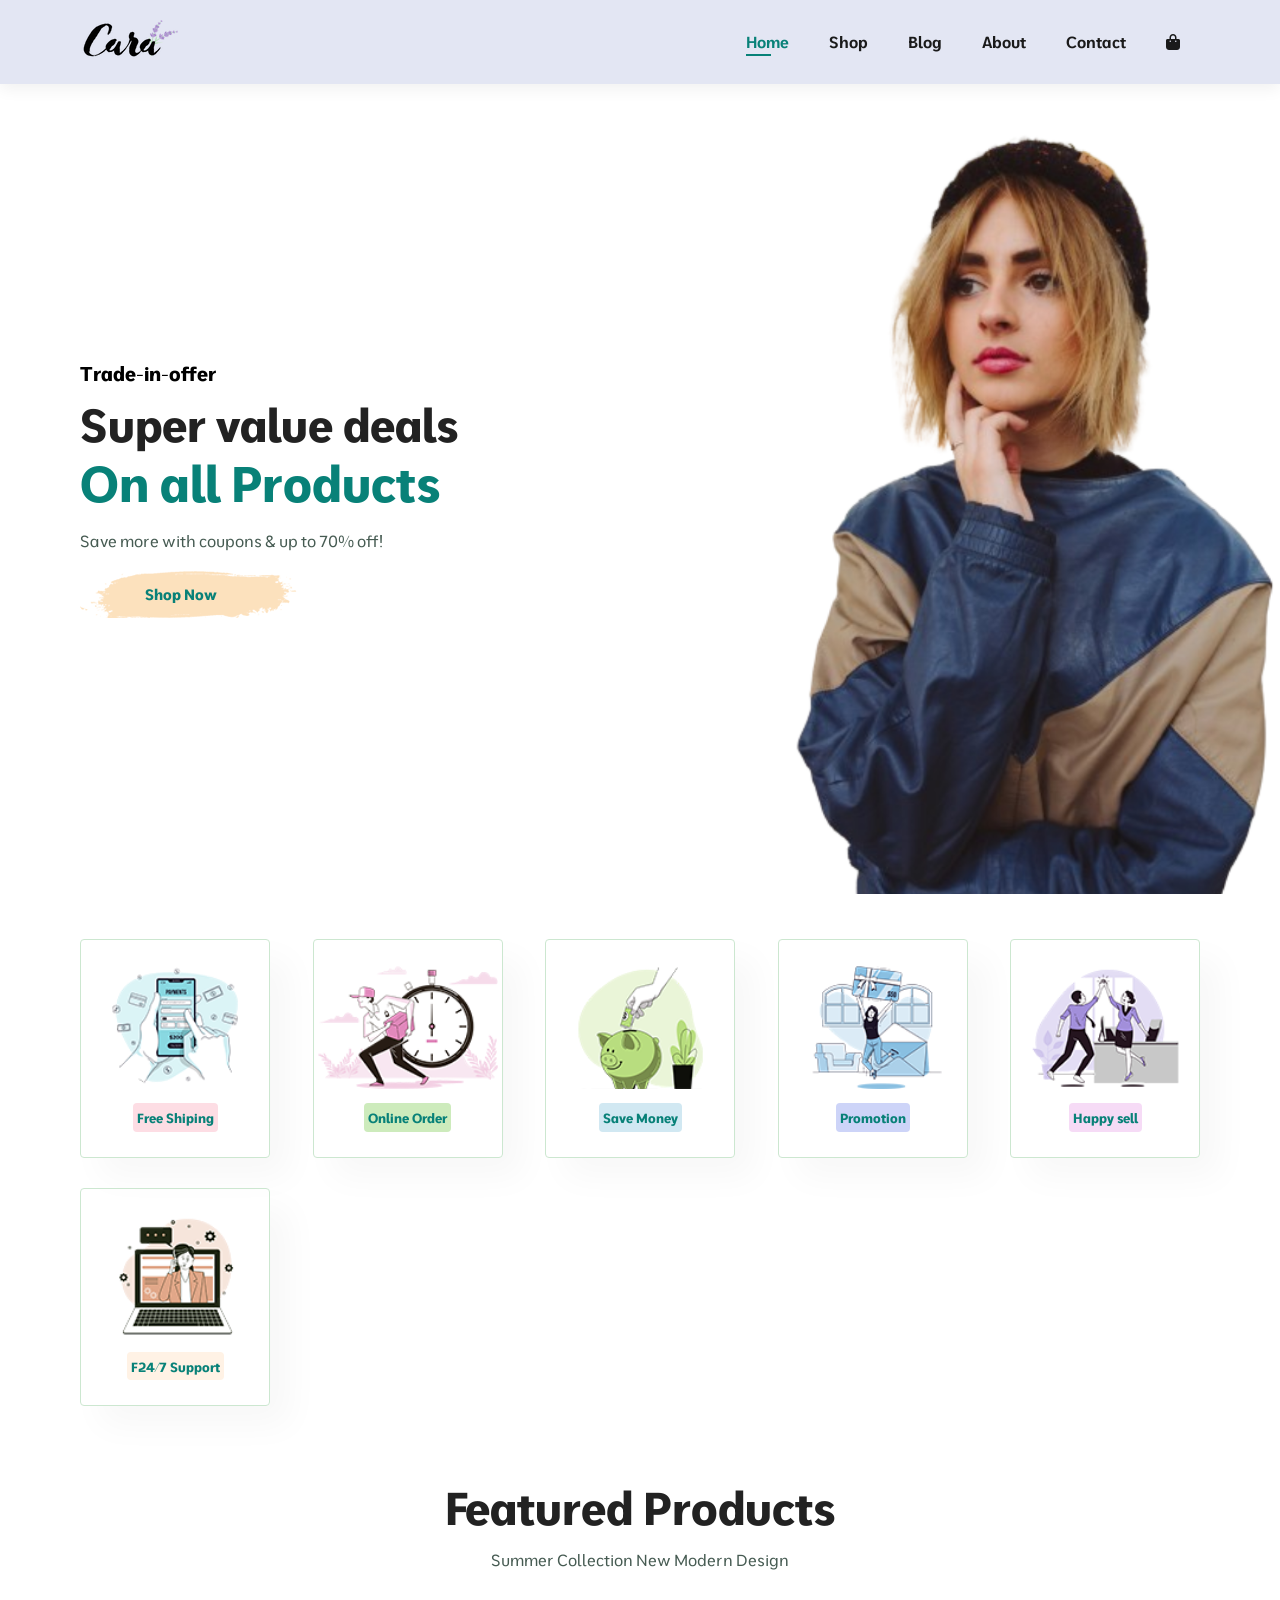
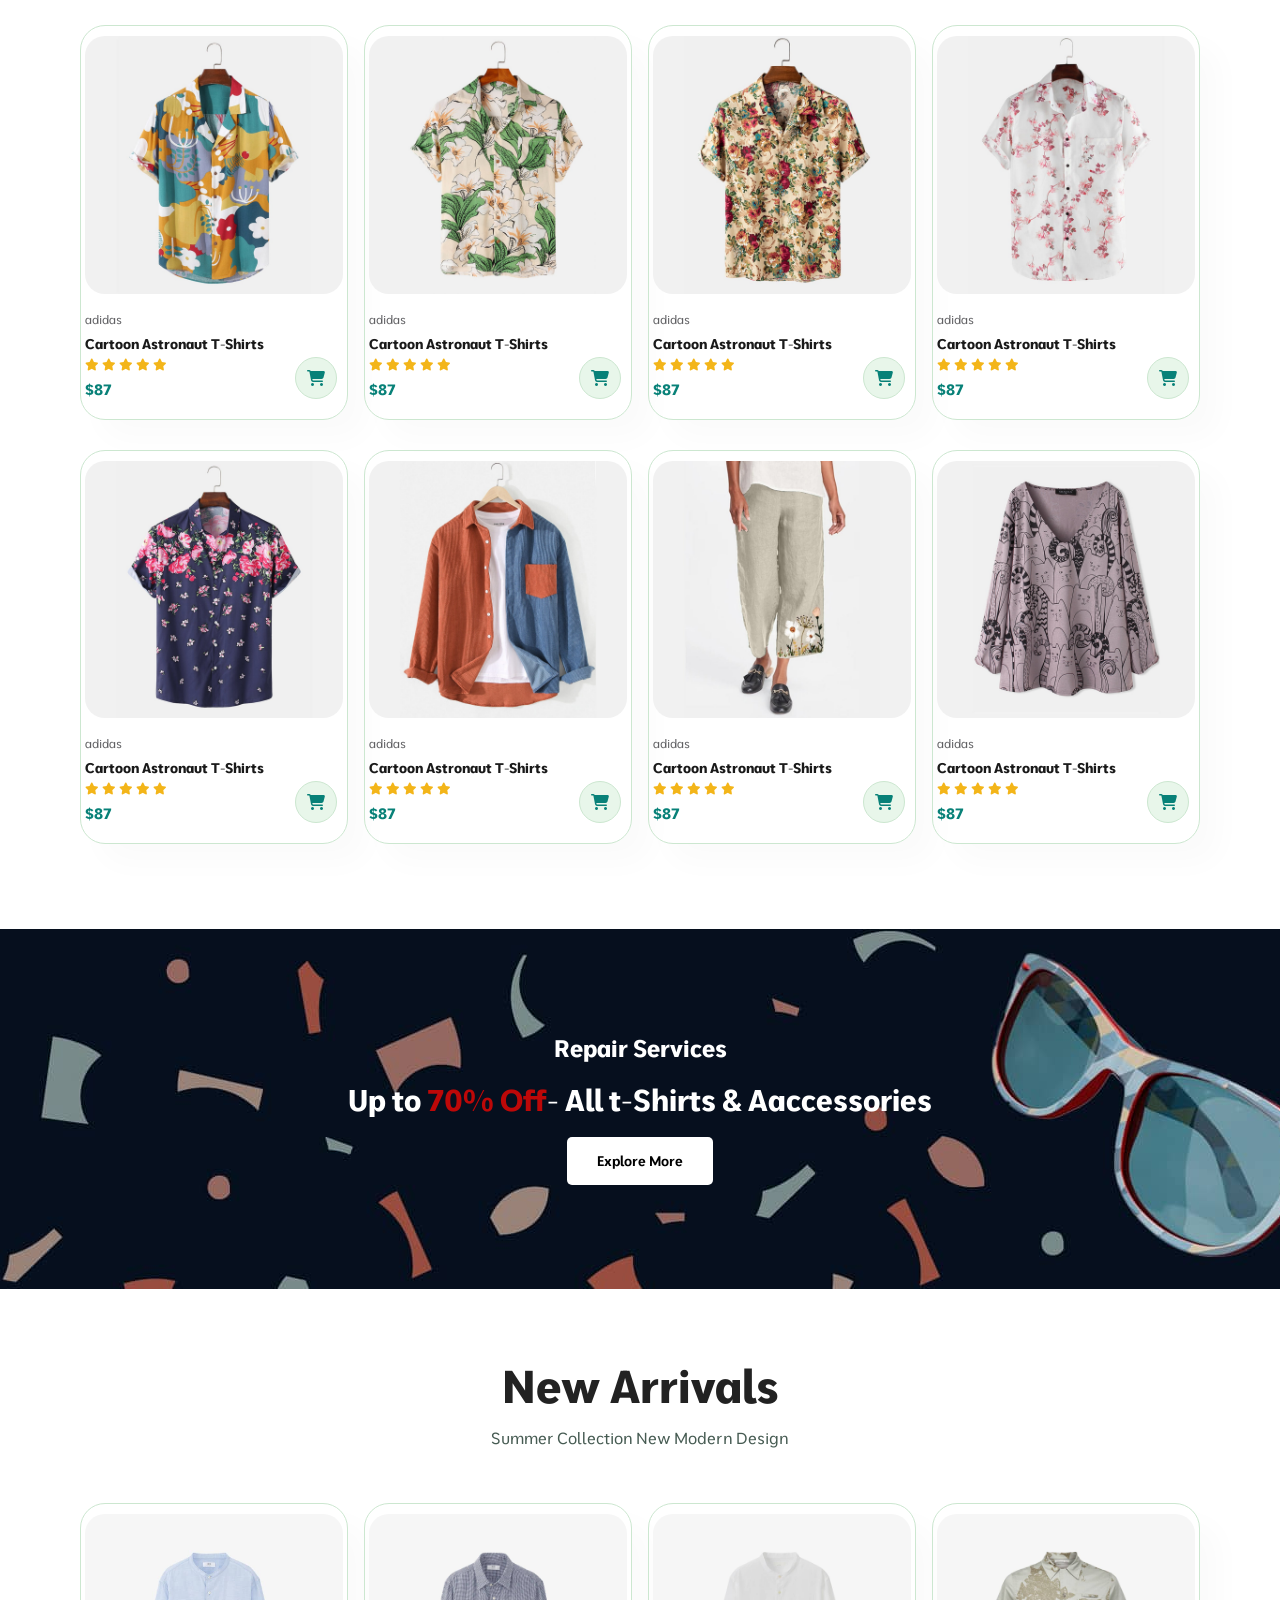
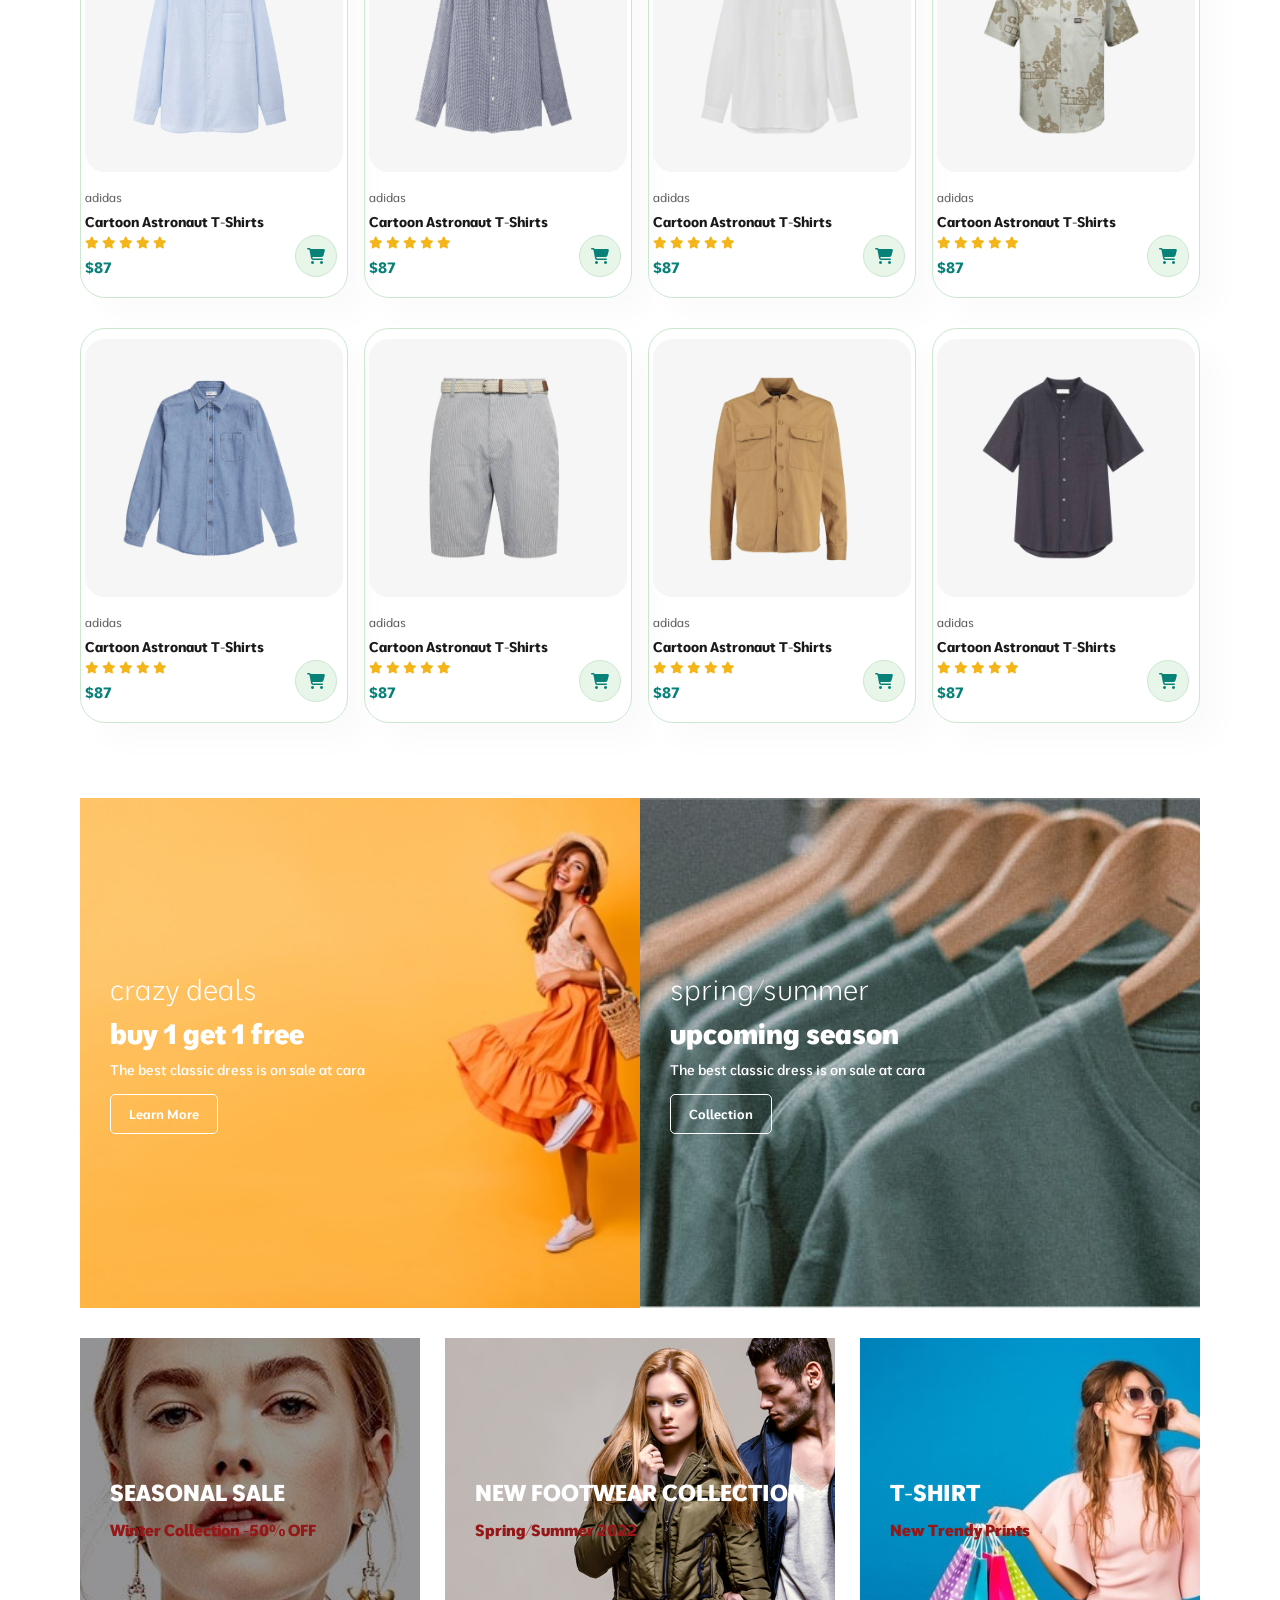
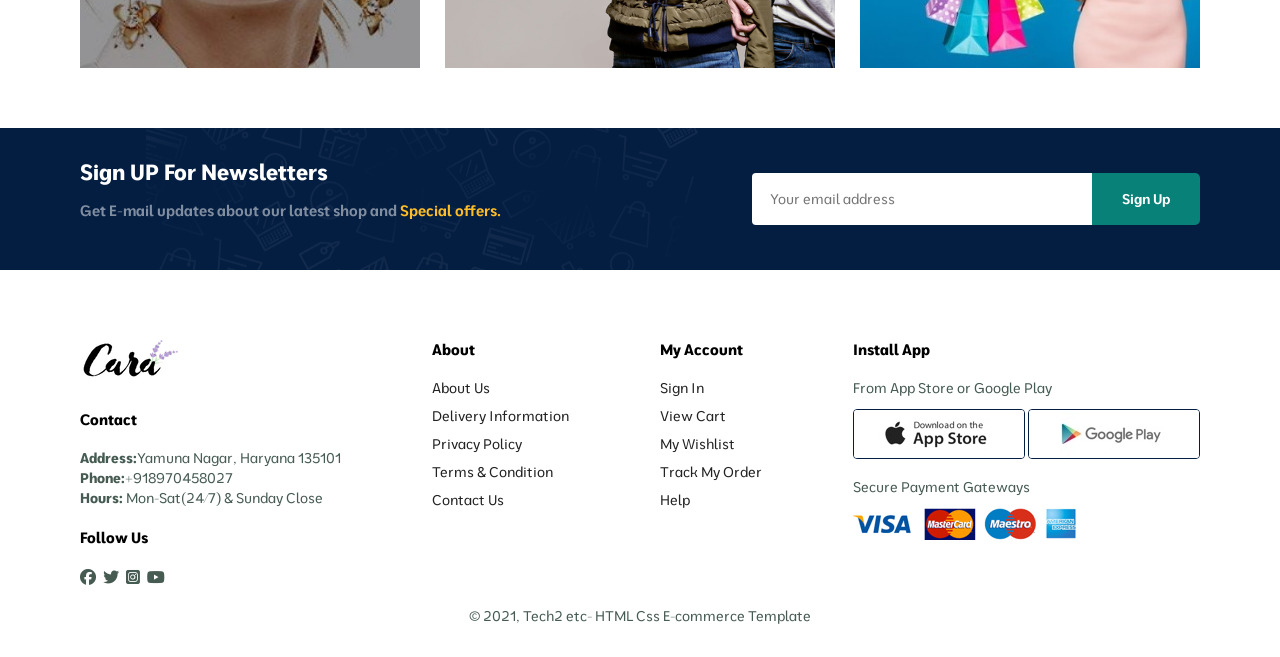
<file: index.html>
<!DOCTYPE html>
<html lang="en">
<head>
    <meta charset="UTF-8">
    <meta name="viewport" content="width=device-width, initial-scale=1.0">
    <title>E-commerce</title>

    <link rel="stylesheet" href="https://cdnjs.cloudflare.com/ajax/libs/font-awesome/6.6.0/css/all.min.css" integrity="sha512-Kc323vGBEqzTmouAECnVceyQqyqdsSiqLQISBL29aUW4U/M7pSPA/gEUZQqv1cwx4OnYxTxve5UMg5GT6L4JJg==" crossorigin="anonymous" referrerpolicy="no-referrer" />

    <link rel="stylesheet" href="style.css">  
    <link rel="favicon" href="img/blog/b4.jpg" sizes="16x16" type="image/x-icon">
    <link rel="apple-touch-icon" href="img/blog/b4.jpg">  
 
</head>
<body>
    <!-------Header Section----->
    <section  id="header">
     <a href="#"><img src="./img/logo.png" class="logo" alt="my logo img"></a>

     <div >
     <ul type="none" id="navbar">
        <li><a class="active" href="index.html">Home</a></li>
        <li><a href="shop.html">Shop</a></li>
        <li><a href="blog.html">Blog</a></li>
        <li><a href="about.html">About</a></li>
        <li><a href="contact.html">Contact</a></li>
        <li><a id="bag" href="card.html"><i class="fa-solid fa-bag-shopping"></a></i></li>
        <a href="#" id="close"><i class="fa-solid fa-xmark"></i></a>
     </ul>  
     </div>
     <div id="mobile">
      <i id="bar" class="fa-solid fa-bars"></i>
        <i class="fa-solid fa-bag-shopping"></i>
     </div>
    </section>
 <!------Close header section---------->

 <!------Hero section   ------->
 <section id="hero">
    <h4>Trade-in-offer</h4>
    <h2>Super value deals</h2>
    <h1>On all Products</h1>
    <p>Save more with coupons & up to  70% off!</p>
    <button>Shop Now</button>
 </section>


 <!------------features-------->
 <section id="feature" class="section-p1">
 <div class="fe-box">
    <img src="img/features/f1.png">
    <h5>Free Shiping
 </div>
 <div class="fe-box">
    <img src="img/features/f2.png">
    <h5>Online Order</h5>
 </div>
 <div class="fe-box">
    <img src="img/features/f3.png">
    <h5>Save Money</h5>
 </div>
 <div class="fe-box">
    <img src="img/features/f4.png">
    <h5>Promotion</h5>
 </div>
 <div class="fe-box">
    <img src="img/features/f5.png">
    <h5>Happy sell</h5>
 </div>
 <div class="fe-box">
    <img src="img/features/f6.png">
    <h5>F24/7 Support</h5>
 </div>
</section>
<!-----Feature close------------->


<!------Products ------------------>
<section id="product1" class="section-p1">
   <h2>Featured Products</h2>
   <p>Summer Collection New Modern Design</p>
   <div class="pro-container">
      <div class="pro">
         <img src="img/products/f1.jpg" alt="">
         <div class="des">
            <span>adidas</span>
            <h5>Cartoon Astronaut T-Shirts</h5>
            <div class="star">
               <i class="fas fa-star"></i>
               <i class="fas fa-star"></i>
               <i class="fas fa-star"></i>
               <i class="fas fa-star"></i>
               <i class="fas fa-star"></i>
            </div>
            <h4>$87</h4>
         </div>
         <a href="#" class="cart"><i class="fa-solid fa-cart-shopping "></i></a>
      </div>
      <div class="pro">
         <img src="img/products/f2.jpg" alt="">
         <div class="des">
            <span>adidas</span>
            <h5>Cartoon Astronaut T-Shirts</h5>
            <div class="star">
               <i class="fas fa-star"></i>
               <i class="fas fa-star"></i>
               <i class="fas fa-star"></i>
               <i class="fas fa-star"></i>
               <i class="fas fa-star"></i>
            </div>
            <h4>$87</h4>
         </div>
         <a href="#" class="cart"><i class="fa-solid fa-cart-shopping "></i></a>
      </div>
      <div class="pro">
         <img src="img/products/f3.jpg" alt="">
         <div class="des">
            <span>adidas</span>
            <h5>Cartoon Astronaut T-Shirts</h5>
            <div class="star">
               <i class="fas fa-star"></i>
               <i class="fas fa-star"></i>
               <i class="fas fa-star"></i>
               <i class="fas fa-star"></i>
               <i class="fas fa-star"></i>
            </div>
            <h4>$87</h4>
         </div>
         <a href="#" class="cart"><i class="fa-solid fa-cart-shopping "></i></a>
      </div>
      <div class="pro">
         <img src="img/products/f4.jpg" alt="">
         <div class="des">
            <span>adidas</span>
            <h5>Cartoon Astronaut T-Shirts</h5>
            <div class="star">
               <i class="fas fa-star"></i>
               <i class="fas fa-star"></i>
               <i class="fas fa-star"></i>
               <i class="fas fa-star"></i>
               <i class="fas fa-star"></i>
            </div>
            <h4>$87</h4>
         </div>
         <a href="#" class="cart"><i class="fa-solid fa-cart-shopping "></i></a>
      </div>
      <div class="pro">
         <img src="img/products/f5.jpg" alt="">
         <div class="des">
            <span>adidas</span>
            <h5>Cartoon Astronaut T-Shirts</h5>
            <div class="star">
               <i class="fas fa-star"></i>
               <i class="fas fa-star"></i>
               <i class="fas fa-star"></i>
               <i class="fas fa-star"></i>
               <i class="fas fa-star"></i>
            </div>
            <h4>$87</h4>
         </div>
         <a href="#" class="cart"><i class="fa-solid fa-cart-shopping "></i></a>
      </div>
      <div class="pro">
         <img src="img/products/f6.jpg" alt="">
         <div class="des">
            <span>adidas</span>
            <h5>Cartoon Astronaut T-Shirts</h5>
            <div class="star">
               <i class="fas fa-star"></i>
               <i class="fas fa-star"></i>
               <i class="fas fa-star"></i>
               <i class="fas fa-star"></i>
               <i class="fas fa-star"></i>
            </div>
            <h4>$87</h4>
         </div>
         <a href="#" class="cart"><i class="fa-solid fa-cart-shopping "></i></a>
      </div>
      <div class="pro">
         <img src="img/products/f7.jpg" alt="">
         <div class="des">
            <span>adidas</span>
            <h5>Cartoon Astronaut T-Shirts</h5>
            <div class="star">
               <i class="fas fa-star"></i>
               <i class="fas fa-star"></i>
               <i class="fas fa-star"></i>
               <i class="fas fa-star"></i>
               <i class="fas fa-star"></i>
            </div>
            <h4>$87</h4>
         </div>
         <a href="#" class="cart"><i class="fa-solid fa-cart-shopping "></i></a>
      </div>
      <div class="pro">
         <img src="img/products/f8.jpg" alt="">
         <div class="des">
            <span>adidas</span>
            <h5>Cartoon Astronaut T-Shirts</h5>
            <div class="star">
               <i class="fas fa-star"></i>
               <i class="fas fa-star"></i>
               <i class="fas fa-star"></i>
               <i class="fas fa-star"></i>
               <i class="fas fa-star"></i>
            </div>
            <h4>$87</h4>
         </div>
         <a href="#" class="cart"><i class="fa-solid fa-cart-shopping "></i></a>
      </div>
   </div>
</section>
<!--------------Close Poducts-------------->

<!-----------------------Banner---------------->

<section id="banner" class="section-m1">
   <div class="banner1">
      <h4>Repair Services</h3>
         <h2>Up to <span>70% Off</span>- All t-Shirts & Aaccessories</h2>
         <button class="normal">Explore More</button>
   </div>
</section>
<!--------Banner close------------>

<!--------Next products--------->
    <section id="product1" class="section-p1">
   <h2>New Arrivals</h2>
   <p>Summer Collection New Modern Design</p>
   <div class="pro-container">
      <div class="pro">
         <img src="img/products/n1.jpg" alt="">
         <div class="des">
            <span>adidas</span>
            <h5>Cartoon Astronaut T-Shirts</h5>
            <div class="star">
               <i class="fas fa-star"></i>
               <i class="fas fa-star"></i>
               <i class="fas fa-star"></i>
               <i class="fas fa-star"></i>
               <i class="fas fa-star"></i>
            </div>
            <h4>$87</h4>
         </div>
         <a href="#" class="cart"><i class="fa-solid fa-cart-shopping "></i></a>
      </div>
      <div class="pro">
         <img src="img/products/n2.jpg" alt="">
         <div class="des">
            <span>adidas</span>
            <h5>Cartoon Astronaut T-Shirts</h5>
            <div class="star">
               <i class="fas fa-star"></i>
               <i class="fas fa-star"></i>
               <i class="fas fa-star"></i>
               <i class="fas fa-star"></i>
               <i class="fas fa-star"></i>
            </div>
            <h4>$87</h4>
         </div>
         <a href="#" class="cart"><i class="fa-solid fa-cart-shopping "></i></a>
      </div>
      <div class="pro">
         <img src="img/products/n3.jpg" alt="">
         <div class="des">
            <span>adidas</span>
            <h5>Cartoon Astronaut T-Shirts</h5>
            <div class="star">
               <i class="fas fa-star"></i>
               <i class="fas fa-star"></i>
               <i class="fas fa-star"></i>
               <i class="fas fa-star"></i>
               <i class="fas fa-star"></i>
            </div>
            <h4>$87</h4>
         </div>
         <a href="#" class="cart"><i class="fa-solid fa-cart-shopping "></i></a>
      </div>
      <div class="pro">
         <img src="img/products/n4.jpg" alt="">
         <div class="des">
            <span>adidas</span>
            <h5>Cartoon Astronaut T-Shirts</h5>
            <div class="star">
               <i class="fas fa-star"></i>
               <i class="fas fa-star"></i>
               <i class="fas fa-star"></i>
               <i class="fas fa-star"></i>
               <i class="fas fa-star"></i>
            </div>
            <h4>$87</h4>
         </div>
         <a href="#" class="cart"><i class="fa-solid fa-cart-shopping "></i></a>
      </div>
      <div class="pro">
         <img src="img/products/n5.jpg" alt="">
         <div class="des">
            <span>adidas</span>
            <h5>Cartoon Astronaut T-Shirts</h5>
            <div class="star">
               <i class="fas fa-star"></i>
               <i class="fas fa-star"></i>
               <i class="fas fa-star"></i>
               <i class="fas fa-star"></i>
               <i class="fas fa-star"></i>
            </div>
            <h4>$87</h4>
         </div>
         <a href="#" class="cart"><i class="fa-solid fa-cart-shopping "></i></a>
      </div>
      <div class="pro">
         <img src="img/products/n6.jpg" alt="">
         <div class="des">
            <span>adidas</span>
            <h5>Cartoon Astronaut T-Shirts</h5>
            <div class="star">
               <i class="fas fa-star"></i>
               <i class="fas fa-star"></i>
               <i class="fas fa-star"></i>
               <i class="fas fa-star"></i>
               <i class="fas fa-star"></i>
            </div>
            <h4>$87</h4>
         </div>
         <a href="#" class="cart"><i class="fa-solid fa-cart-shopping "></i></a>
      </div>
      <div class="pro">
         <img src="img/products/n7.jpg" alt="">
         <div class="des">
            <span>adidas</span>
            <h5>Cartoon Astronaut T-Shirts</h5>
            <div class="star">
               <i class="fas fa-star"></i>
               <i class="fas fa-star"></i>
               <i class="fas fa-star"></i>
               <i class="fas fa-star"></i>
               <i class="fas fa-star"></i>
            </div>
            <h4>$87</h4>
         </div>
         <a href="#" class="cart"><i class="fa-solid fa-cart-shopping "></i></a>
      </div>
      <div class="pro">
         <img src="img/products/n8.jpg" alt="">
         <div class="des">
            <span>adidas</span>
            <h5>Cartoon Astronaut T-Shirts</h5>
            <div class="star">
               <i class="fas fa-star"></i>
               <i class="fas fa-star"></i>
               <i class="fas fa-star"></i>
               <i class="fas fa-star"></i>
               <i class="fas fa-star"></i>
            </div>
            <h4>$87</h4>
         </div>
         <a href="#" class="cart"><i class="fa-solid fa-cart-shopping "></i></a>
      </div>
   </div>
</section>


<!-----------------Last banners-->

<section id="sm-banner" class="section-p1">
   <div class="banner-box">
      <h4>crazy deals</h4>
      <h2>buy 1 get 1 free</h2>
      <span>The best classic dress is on sale at cara</span>
      <button class="white">Learn More</button>
   </div>
   <div class="banner-box  banner-box2">
      <h4>spring/summer</h4>
      <h2>upcoming season</h2>
      <span>The best classic dress is on sale at cara</span>
      <button class="white">Collection</button>
   </div>
</section>

<section id="banner3">
   <div class="banner-box">
      <h2>SEASONAL SALE</h2>
      <h3>Winter Collection -50% OFF</h3>
   </div>
   <div class="banner-box banner2">
      <h2>NEW FOOTWEAR COLLECTION</h2>
      <h3>Spring/Summer 2022</h3>
   </div>
   <div class="banner-box  banner3">
      <h2>T-SHIRT</h2>
      <h3>New Trendy Prints</h3>
   </div>
</section>


<!----------FOOTER  nav bar------------>
<section  id="newsletter" class=" section-p1 section-m1" >
<div class="newstext">
   <h4>Sign UP For Newsletters</h4>
   <P>Get E-mail updates about our latest shop and <span>Special offers.</span></P>
</div>
   <div class="form">
      <input type="text" placeholder="Your email address">
      <button class="normal">Sign Up</button>
   </div>

</section>

<!-------------------Footer Section -------------->
<section id="foot" class=" section-p1">
   <div class="col">
      <img  class="logo" src="img/logo.png" alt="logo">
      <h4>Contact</h4>
      <p><strong>Address:</strong>Yamuna Nagar, Haryana 135101</p>
      <p><strong>Phone:</strong>+918970458027 </p>
      <p><strong>Hours:</strong> Mon-Sat(24/7)  &  Sunday Close</p>
 <div class="follow">
      <h4>Follow Us</h4>
   <i class="fa-brands fa-facebook"></i>
   <i class="fa-brands fa-twitter"></i>
   <i class="fa-brands fa-square-instagram"></i>
   <i class="fa-brands fa-youtube"></i>
</div>
   </div>

   <div class="col">
      <h4>About</h4>
      <a href="#">About Us</a>
      <a href="#">Delivery Information</a>
      <a href="#">Privacy Policy</a>
      <a href="#">Terms & Condition</a>
      <a href="#">Contact Us</a>
   </div>

   <div class="col">
      <h4>My Account</h4>
      <a href="#">Sign In</a>
      <a href="#">View Cart</a>
      <a href="#">My Wishlist</a>
      <a href="#">Track My Order</a>
      <a href="#">Help</a>
   </div>

   <div class="col  install">
      <h4>Install App</h4>
      <p>From App Store or Google Play</p>
      <div class="row">    
      <img src="img/pay/app.jpg" alt="app store">
      <img src="img/pay/play.jpg" alt="google play">
   </div>  
      <p>Secure Payment Gateways</p>
      <img src="img/pay/pay.png" alt="">
   </div>


   <div class="copyright">
      <p>&copy; 2021, Tech2 etc- HTML  Css E-commerce Template</p>
   </div>
</section>


    <script src="script.js"></script>
    
</body>

</html>
</file>
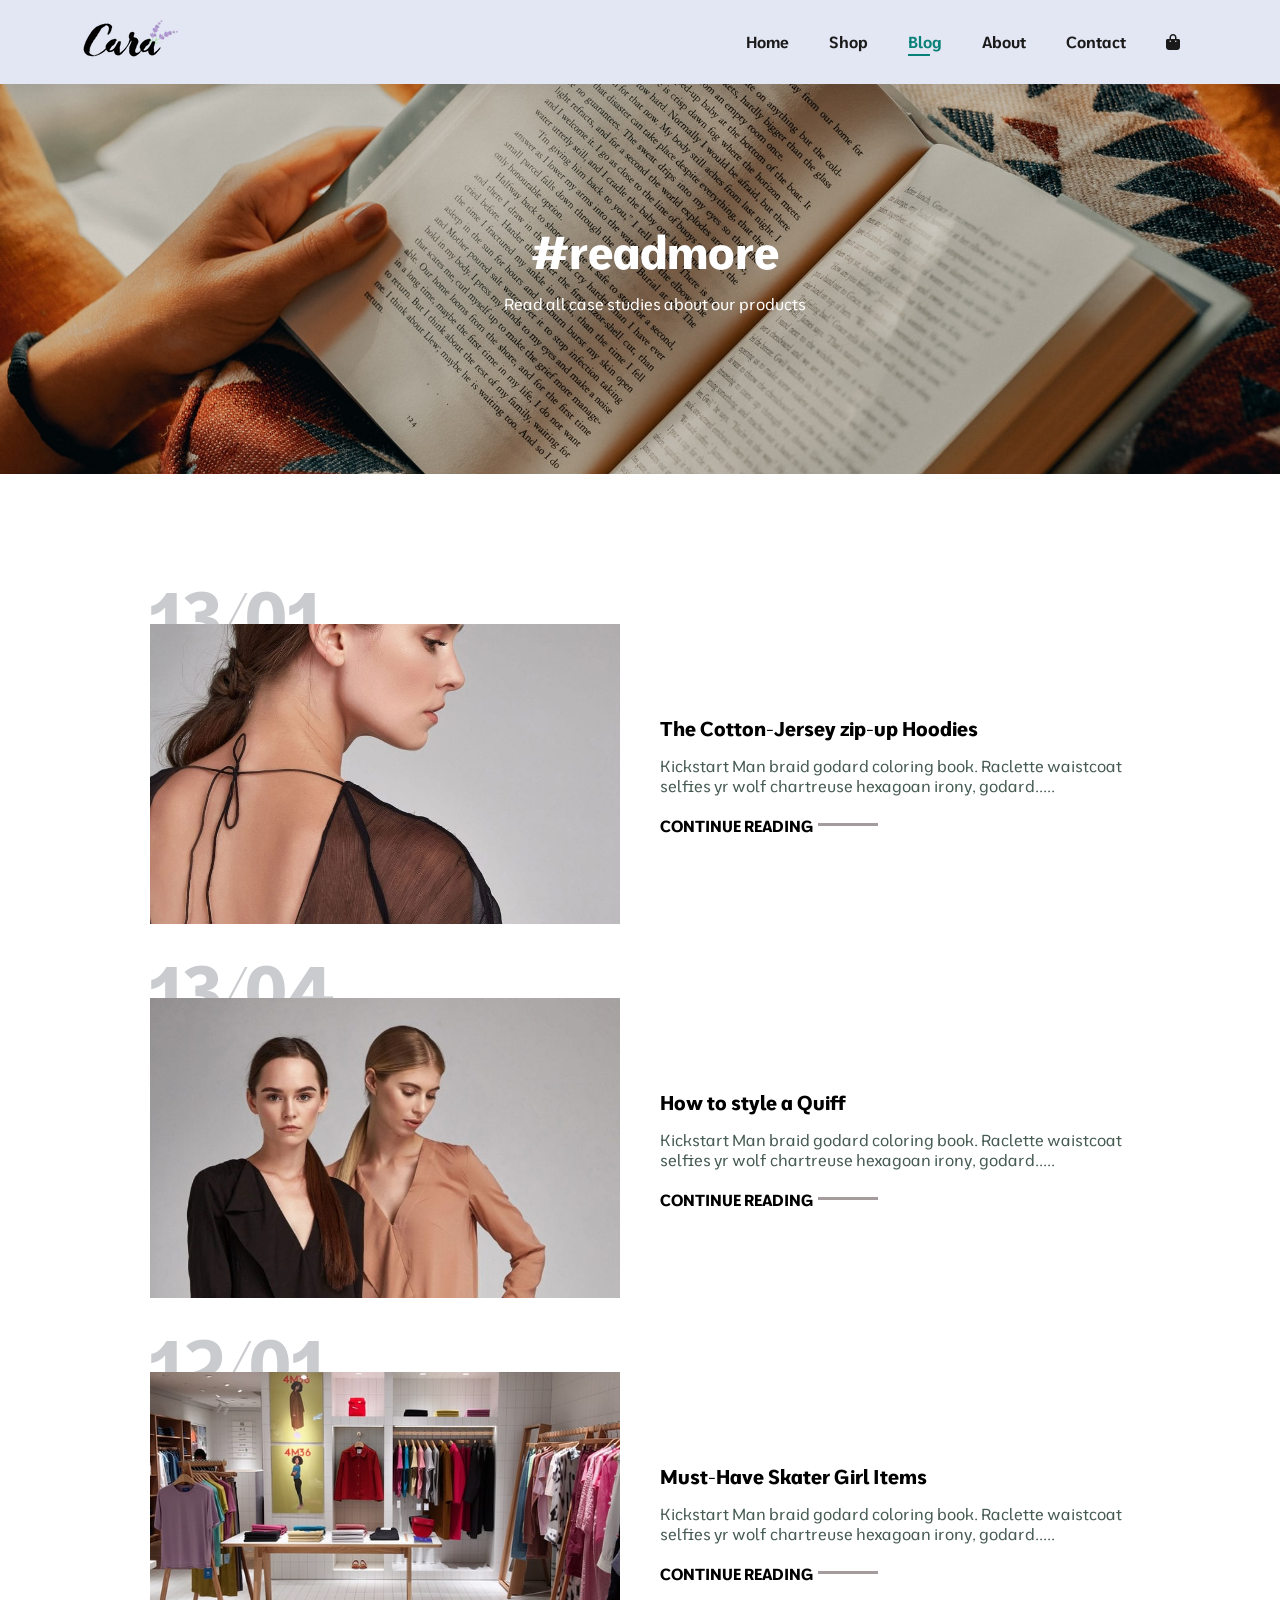
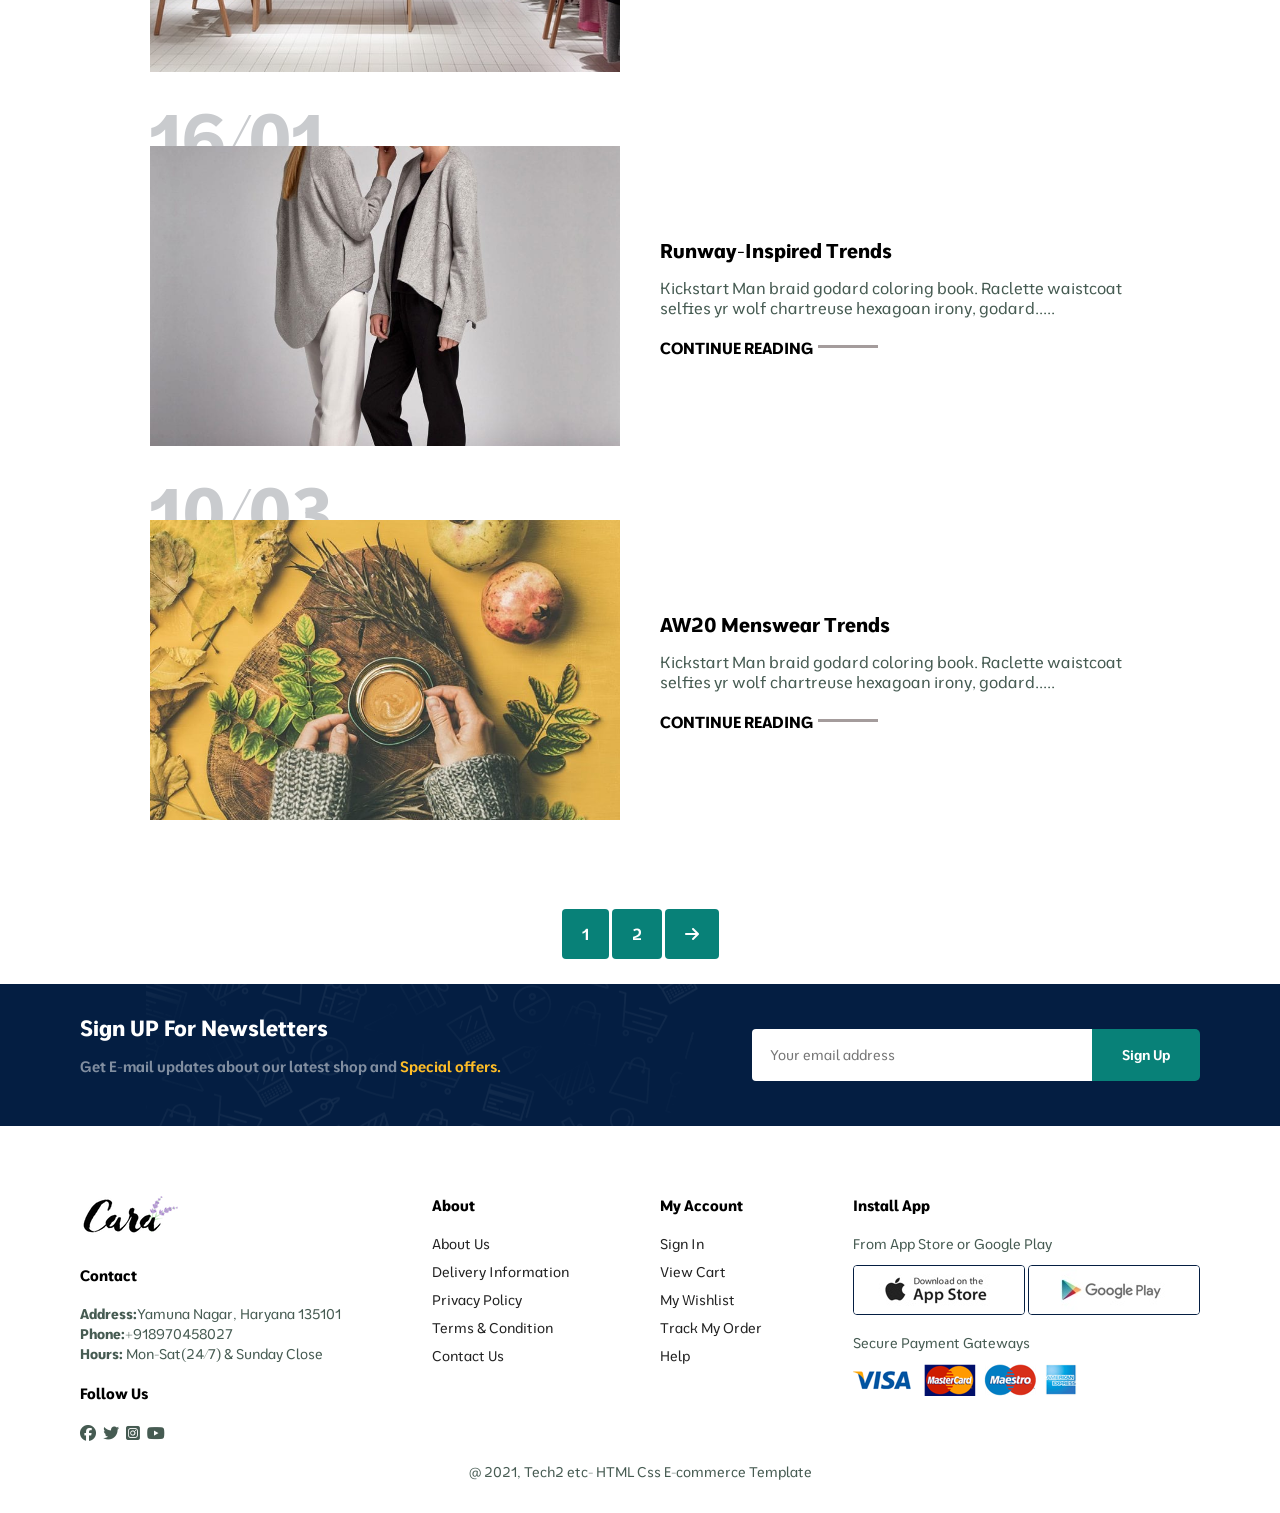
<file: blog.html>
<!DOCTYPE html>
<html lang="en">
<head>
    <meta charset="UTF-8">
    <meta name="viewport" content="width=device-width, initial-scale=1.0">
    <title>E-commerce</title>

    <link rel="stylesheet" href="https://cdnjs.cloudflare.com/ajax/libs/font-awesome/6.6.0/css/all.min.css" integrity="sha512-Kc323vGBEqzTmouAECnVceyQqyqdsSiqLQISBL29aUW4U/M7pSPA/gEUZQqv1cwx4OnYxTxve5UMg5GT6L4JJg==" crossorigin="anonymous" referrerpolicy="no-referrer" />

    <link rel="stylesheet" href="style.css">    
 
</head>
<body>
    <!-------Header Section----->
    <section  id="header">
     <a href="#"><img src="./img/logo.png" class="logo" alt="my logo img"></a>

     <div >
     <ul type="none" id="navbar">
        <li><a href="index.html">Home</a></li>
        <li><a href="shop.html">Shop</a></li>
        <li><a class="active"  href="blog.html">Blog</a></li>
        <li><a href="about.html">About</a></li>
        <li><a href="contact.html">Contact</a></li>
        <li><a id="bag" href="card.html"><i class="fa-solid fa-bag-shopping"></a></i></li>
        <a href="#" id="close"><i class="fa-solid fa-xmark"></i></a>
     </ul>  
     </div>
     <div id="mobile">
      <i id="bar" class="fa-solid fa-bars"></i>
        <i class="fa-solid fa-bag-shopping"></i>
     </div>
    </section>
 <!------Close header section---------->

 <!------Hero section   ------->
 <section id="page-hero" class="blog-hero">
    <h2>#readmore</h2>
    <p>Read all case studies about our products</p> 
 </section>
 
 <section id="blog">
  <div class="blog-box">
   <div class="blog-img">
      <img src="img/blog/b1.jpg" alt="">
   </div>
   <div class="blog-details">
      <h4>The Cotton-Jersey zip-up Hoodies</h4>
      <p>Kickstart Man braid godard coloring book. Raclette waistcoat selfies yr wolf chartreuse hexagoan irony, godard.....</p>
      <a href="#"> CONTINUE READING</a>
   </div>
   <h1>13/01</h1>
  </div>
  <div class="blog-box">
   <div class="blog-img">
      <img src="img/blog/b2.jpg" alt="">
   </div>
   <div class="blog-details">
      <h4>How to style a Quiff</h4>
      <p>Kickstart Man braid godard coloring book. Raclette waistcoat selfies yr wolf chartreuse hexagoan irony, godard.....</p>
      <a href="#"> CONTINUE READING</a>
   </div>
   <h1>13/04</h1>
  </div>
  <div class="blog-box">
   <div class="blog-img">
      <img src="img/blog/b3.jpg" alt="">
   </div>
   <div class="blog-details">
      <h4>Must-Have Skater Girl Items</h4>
      <p>Kickstart Man braid godard coloring book. Raclette waistcoat selfies yr wolf chartreuse hexagoan irony, godard.....</p>
      <a href="#"> CONTINUE READING</a>
   </div>
   <h1>12/01</h1>
  </div>
  <div class="blog-box">
   <div class="blog-img">
      <img src="img/blog/b4.jpg" alt="">
   </div>
   <div class="blog-details">
      <h4>Runway-Inspired Trends</h4>
      <p>Kickstart Man braid godard coloring book. Raclette waistcoat selfies yr wolf chartreuse hexagoan irony, godard.....</p>
      <a href="#"> CONTINUE READING</a>
   </div>
   <h1>16/01</h1>
  </div>
  <div class="blog-box">
   <div class="blog-img">
      <img src="img/blog/b6.jpg" alt="">
   </div>
   <div class="blog-details">
      <h4>AW20 Menswear Trends</h4>
      <p>Kickstart Man braid godard coloring book. Raclette waistcoat selfies yr wolf chartreuse hexagoan irony, godard.....</p>
      <a href="#"> CONTINUE READING</a>
   </div>
   <h1>10/03</h1>
  </div>
 </section>

<!------Products ------------------>


<section id="pagination" class="blog-pagi">
    <a href="#">1</a>
    <a href="#">2</a>
    <a href="#"><i class="fa-solid fa-arrow-right"></i></a>
</section>


<!----------FOOTER  nav bar------------>
<section  id="newsletter" class=" section-p1 section-m1" >
<div class="newstext">
   <h4>Sign UP For Newsletters</h4>
   <P>Get E-mail updates about our latest shop and <span>Special offers.</span></P>
</div>
   <div class="form">
      <input type="text" placeholder="Your email address">
      <button class="normal">Sign Up</button>
   </div>

</section>

<!-------------------Footer Section -------------->
<section id="foot" class=" section-p1">
   <div class="col">
      <img  class="logo" src="img/logo.png" alt="logo">
      <h4>Contact</h4>
      <p><strong>Address:</strong>Yamuna Nagar, Haryana 135101</p>
      <p><strong>Phone:</strong>+918970458027 </p>
      <p><strong>Hours:</strong> Mon-Sat(24/7)  &  Sunday Close</p>
 <div class="follow">
      <h4>Follow Us</h4>
   <i class="fa-brands fa-facebook"></i>
   <i class="fa-brands fa-twitter"></i>
   <i class="fa-brands fa-square-instagram"></i>
   <i class="fa-brands fa-youtube"></i>
</div>
   </div>

   <div class="col">
      <h4>About</h4>
      <a href="#">About Us</a>
      <a href="#">Delivery Information</a>
      <a href="#">Privacy Policy</a>
      <a href="#">Terms & Condition</a>
      <a href="#">Contact Us</a>
   </div>

   <div class="col">
      <h4>My Account</h4>
      <a href="#">Sign In</a>
      <a href="#">View Cart</a>
      <a href="#">My Wishlist</a>
      <a href="#">Track My Order</a>
      <a href="#">Help</a>
   </div>

   <div class="col  install">
      <h4>Install App</h4>
      <p>From App Store or Google Play</p>
      <div class="row">    
      <img src="img/pay/app.jpg" alt="app store">
      <img src="img/pay/play.jpg" alt="google play">
   </div>  
      <p>Secure Payment Gateways</p>
      <img src="img/pay/pay.png" alt="">
   </div>


   <div class="copyright">
      <p>@ 2021, Tech2 etc- HTML  Css E-commerce Template</p>
   </div>
</section>


    <script src="script.js"></script>
    
</body>

</html>
</file>
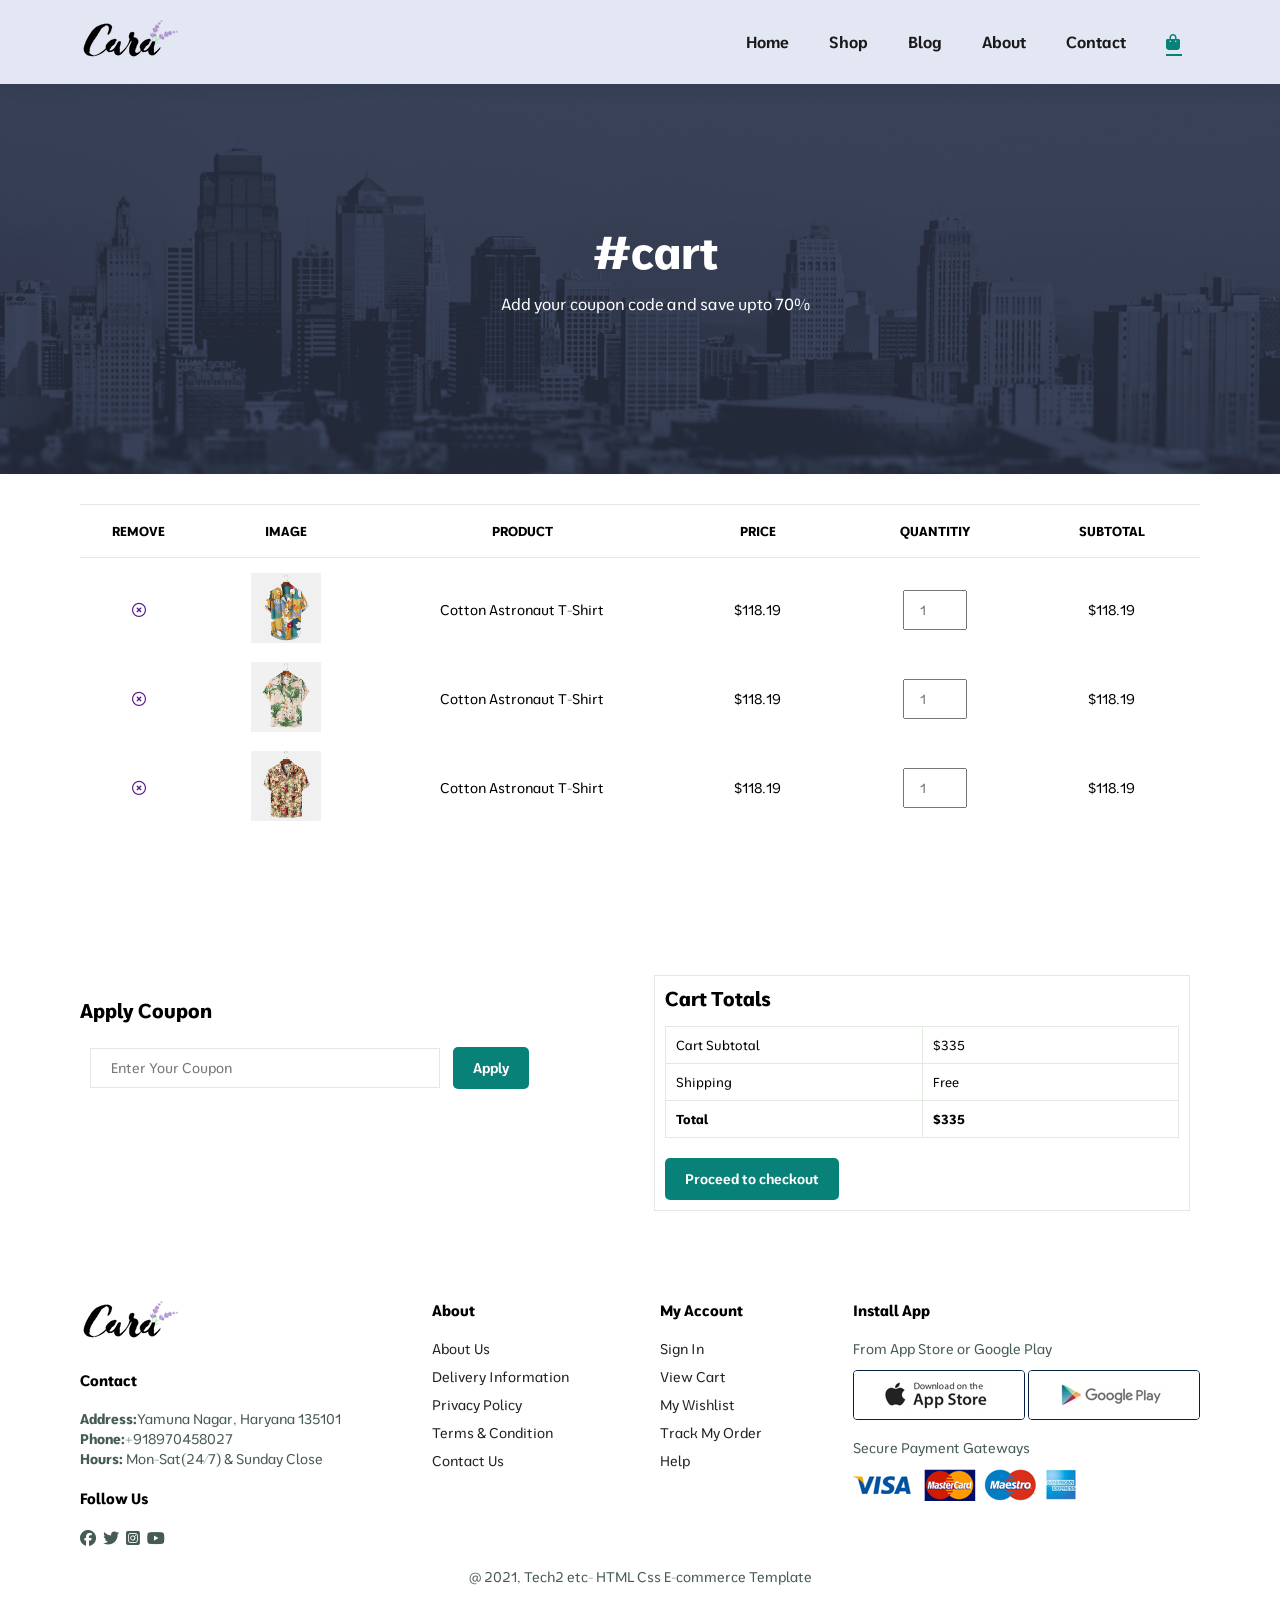
<file: card.html>
<!DOCTYPE html>
<html lang="en">
<head>
    <meta charset="UTF-8">
    <meta name="viewport" content="width=device-width, initial-scale=1.0">
    <title>E-commerce</title>

    <link rel="stylesheet" href="https://cdnjs.cloudflare.com/ajax/libs/font-awesome/6.6.0/css/all.min.css" integrity="sha512-Kc323vGBEqzTmouAECnVceyQqyqdsSiqLQISBL29aUW4U/M7pSPA/gEUZQqv1cwx4OnYxTxve5UMg5GT6L4JJg==" crossorigin="anonymous" referrerpolicy="no-referrer" />

    <link rel="stylesheet" href="style.css">   
    <link rel="icon" href="img/blog/b4.jpg" sizes="16x16" type="image/x-icon">
    <link rel="apple-touch-icon" href="img/blog/b4.jpg">   
 
</head>
<body>
    <!-------Header Section----->
    <section  id="header">
     <a href="#"><img src="./img/logo.png" class="logo" alt="my logo img"></a>

     <div >
     <ul type="none" id="navbar">
        <li><a href="index.html">Home</a></li>
        <li><a href="shop.html">Shop</a></li>
        <li><a   href="blog.html">Blog</a></li>
        <li><a href="about.html">About</a></li>
        <li><a href="contact.html">Contact</a></li>
        <li><a id="bag" class="active" href="card.html"><i class="fa-solid fa-bag-shopping"></a></i></li>
        <a href="#" id="close"><i class="fa-solid fa-xmark"></i></a>
     </ul>  
     </div>
     <div id="mobile">
      <i id="bar" class="fa-solid fa-bars"></i>
        <i class="fa-solid fa-bag-shopping"></i>
     </div>
    </section>
 <!------Close header section---------->



 <!------Hero section   ------->
 <section id="page-hero" class="bag-hero">
    <h2>#cart</h2>
    <p>Add your coupon code and save upto 70%</p> 
 </section>
  <!----------cart section--------------->
  <section id="cart" class="section-p1">
    <table width:100%>
      <thead>
          <tr>
              <td>Remove</td>
              <td> Image</td>
              <td>Product</td>
              <td>Price</td>
              <td>Quantitiy</td>
              <td>Subtotal</td>
          </tr>
      </thead>
      <tbody>
          <tr>
              <td><a href=""><i class="fa-regular fa-circle-xmark"></i></a></td>
              <td><img src="img/products/f1.jpg" alt=""></td>
              <td>Cotton Astronaut T-Shirt</td>
              <td>$118.19</td>
              <td><input type="number" placeholder="1"></td>
              <td>$118.19</td>
          </tr>
          <tr>
              <td><a href=""><i class="fa-regular fa-circle-xmark"></i></a></td>
              <td><img src="img/products/f2.jpg" alt=""></td>
              <td>Cotton Astronaut T-Shirt</td>
              <td>$118.19</td>
              <td><input type="number" placeholder="1"></td>
              <td>$118.19</td>
          </tr>
          <tr>
              <td><a href=""><i class="fa-regular fa-circle-xmark"></i></a></td>
              <td><img src="img/products/f3.jpg" alt=""></td>
              <td>Cotton Astronaut T-Shirt</td>
              <td>$118.19</td>
              <td><input type="number" placeholder="1"></td>
              <td>$118.19</td>
          </tr>
      </tbody>
    </table>
   </section>
 
   <section id="cart-page" class="section-p1" >
    <div class="left-cart">
        <h4>Apply Coupon</h4>
        <input type="number" placeholder="Enter Your Coupon">
        <button class="normal">Apply</button>
    </div>
    <div class="right-cart">
        <h4>Cart Totals </h4>
        <table>
            <tr>
                <td>Cart Subtotal</td>
                <td>$335</td>
            </tr>
            <tr>
                <td>Shipping</td>
                <td>Free</td>
            </tr>
            <tr>
                <td><strong>Total</strong></td>
                <td><strong>$335</strong></td>
            </tr>
        </table>
        <button class="normal">Proceed to checkout</button>
    </div>
   </section>









<!-------------------Footer Section -------------->
<section id="foot" class=" section-p1">
   <div class="col">
      <img  class="logo" src="img/logo.png" alt="logo">
      <h4>Contact</h4>
      <p><strong>Address:</strong>Yamuna Nagar, Haryana 135101</p>
      <p><strong>Phone:</strong>+918970458027 </p>
      <p><strong>Hours:</strong> Mon-Sat(24/7)  &  Sunday Close</p>
 <div class="follow">
      <h4>Follow Us</h4>
   <i class="fa-brands fa-facebook"></i>
   <i class="fa-brands fa-twitter"></i>
   <i class="fa-brands fa-square-instagram"></i>
   <i class="fa-brands fa-youtube"></i>
</div>
   </div>

   <div class="col">
      <h4>About</h4>
      <a href="#">About Us</a>
      <a href="#">Delivery Information</a>
      <a href="#">Privacy Policy</a>
      <a href="#">Terms & Condition</a>
      <a href="#">Contact Us</a>
   </div>

   <div class="col">
      <h4>My Account</h4>
      <a href="#">Sign In</a>
      <a href="#">View Cart</a>
      <a href="#">My Wishlist</a>
      <a href="#">Track My Order</a>
      <a href="#">Help</a>
   </div>

   <div class="col  install">
      <h4>Install App</h4>
      <p>From App Store or Google Play</p>
      <div class="row">    
      <img src="img/pay/app.jpg" alt="app store">
      <img src="img/pay/play.jpg" alt="google play">
   </div>  
      <p>Secure Payment Gateways</p>
      <img src="img/pay/pay.png" alt="">
   </div>


   <div class="copyright">
      <p>@ 2021, Tech2 etc- HTML  Css E-commerce Template</p>
   </div>
</section>


    <script src="script.js"></script>
    
</body>

</html>
</file>
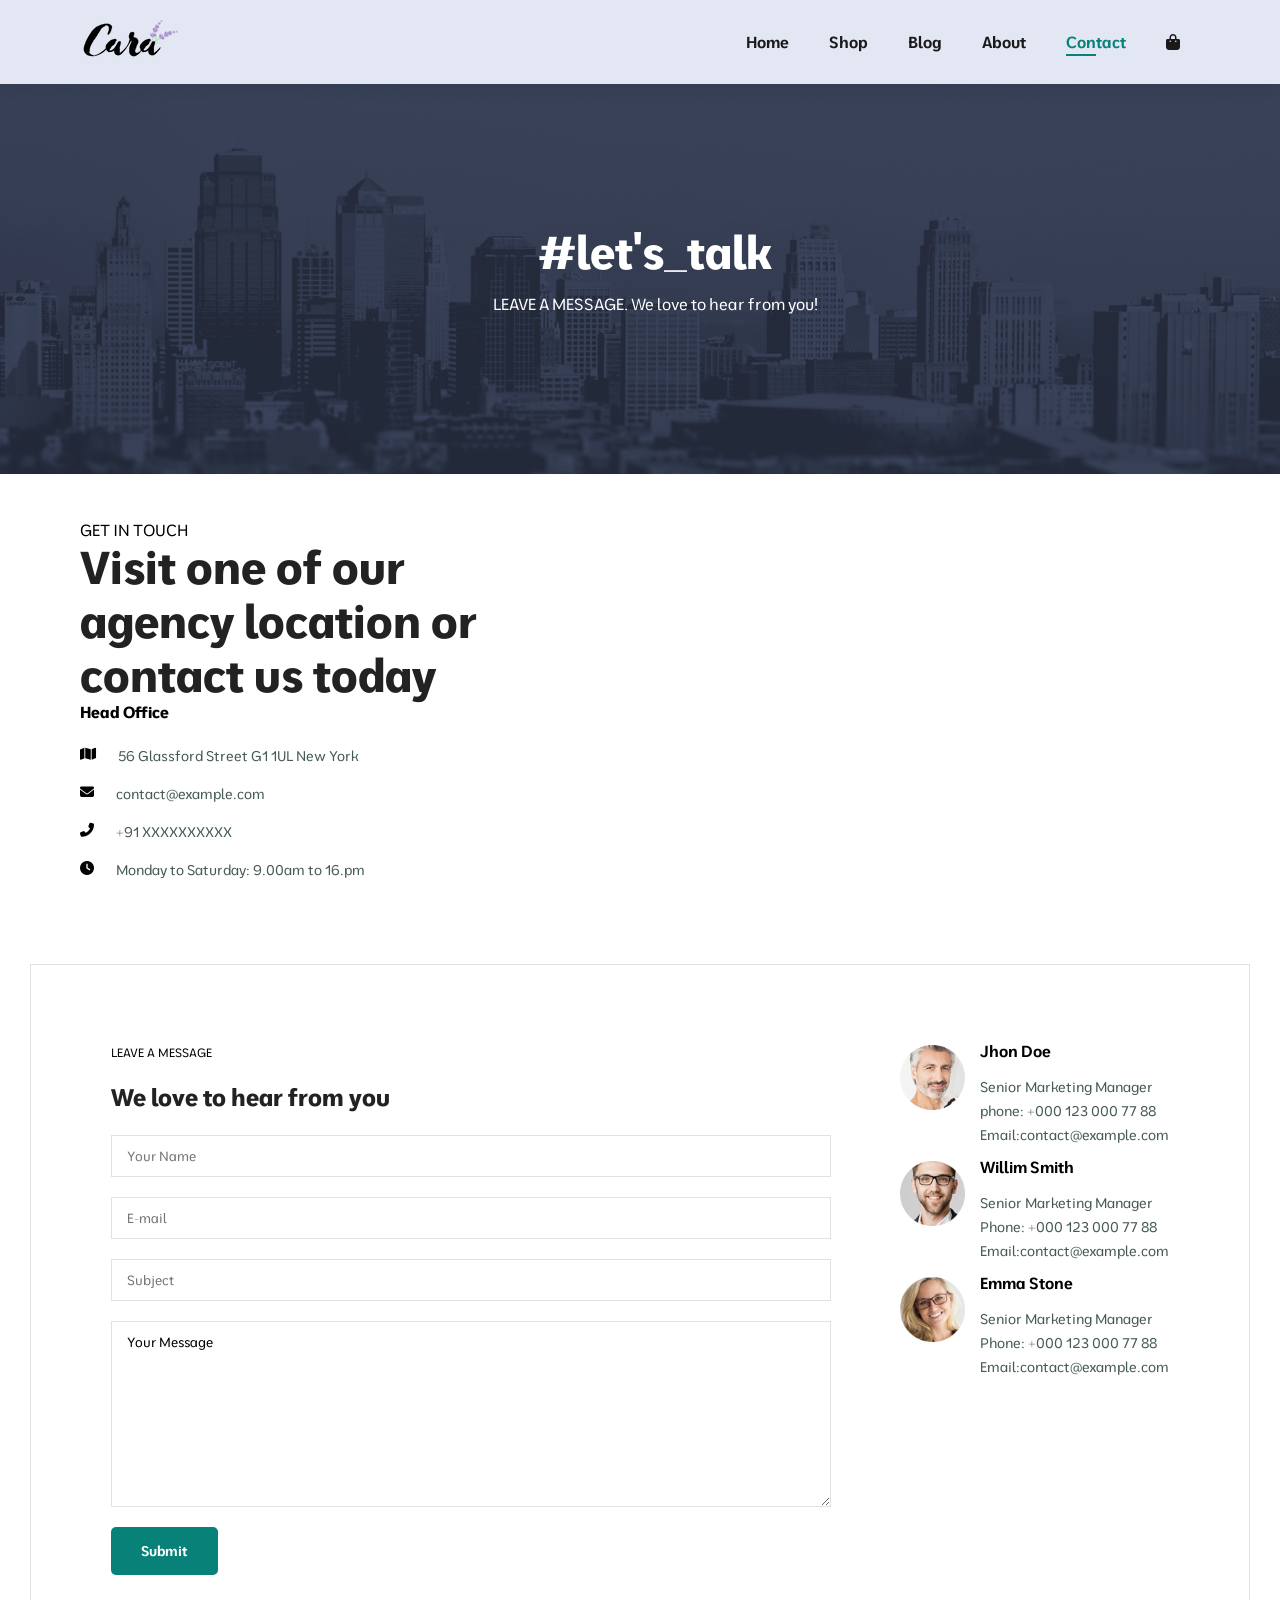
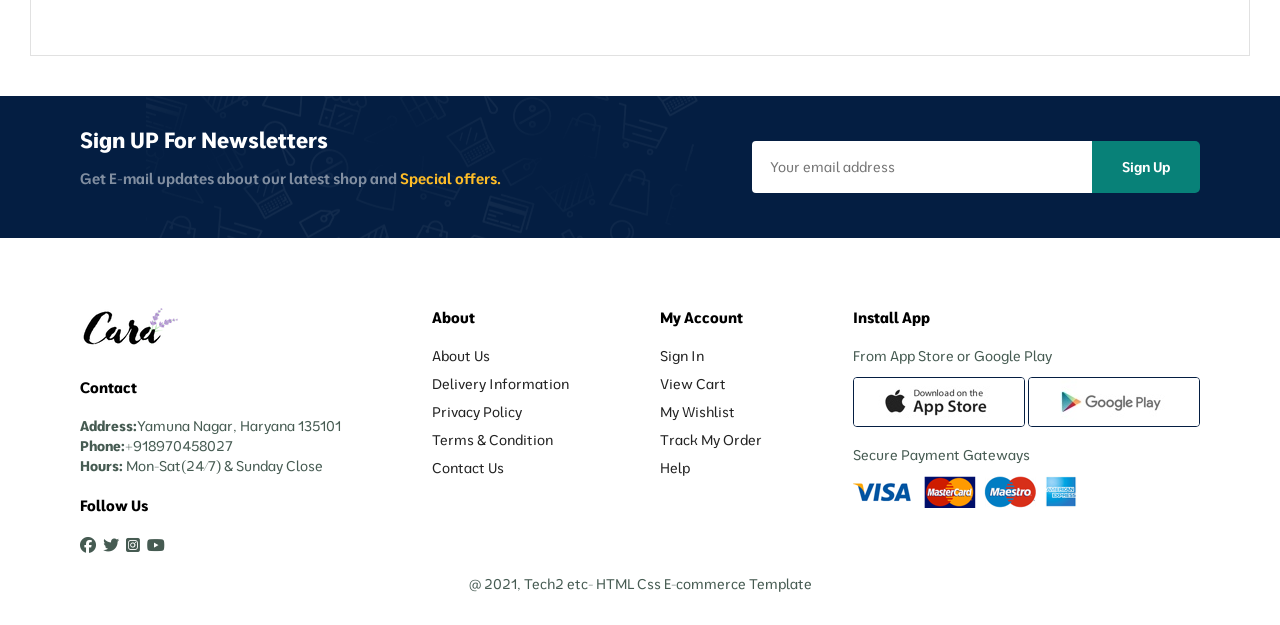
<file: contact.html>
<!DOCTYPE html>
<html lang="en">
<head>
    <meta charset="UTF-8">
    <meta name="viewport" content="width=device-width, initial-scale=1.0">
    <title>E-commerce</title>

    <link rel="stylesheet" href="https://cdnjs.cloudflare.com/ajax/libs/font-awesome/6.6.0/css/all.min.css" integrity="sha512-Kc323vGBEqzTmouAECnVceyQqyqdsSiqLQISBL29aUW4U/M7pSPA/gEUZQqv1cwx4OnYxTxve5UMg5GT6L4JJg==" crossorigin="anonymous" referrerpolicy="no-referrer" />

    <link rel="stylesheet" href="style.css">   
    <link rel="icon" href="img/blog/b4.jpg" sizes="16x16" type="image/x-icon">
    <link rel="apple-touch-icon" href="img/blog/b4.jpg">   
 
</head>
<body>
    <!-------Header Section----->
    <section  id="header">
     <a href="#"><img src="./img/logo.png" class="logo" alt="my logo img"></a>
     <div >
     <ul type="none" id="navbar">
        <li><a href="index.html">Home</a></li>
        <li><a href="shop.html">Shop</a></li>
        <li><a href="blog.html">Blog</a></li>
        <li><a   href="about.html">About</a></li>
        <li><a  class="active" href="contact.html">Contact</a></li>
        <li><a id="bag" href="card.html"><i class="fa-solid fa-bag-shopping"></a></i></li>
        <a href="#" id="close"><i class="fa-solid fa-xmark"></i></a>
     </ul>  
     </div>
     <div id="mobile">
      <i id="bar" class="fa-solid fa-bars"></i>
        <i class="fa-solid fa-bag-shopping"></i>
     </div>
    </section>
 <!------Close header section---------->

 <!------Hero section   ------->
 <section id="page-hero" class="contact-hero">
    <h2>#let's_talk</h2>
    <p>LEAVE A MESSAGE. We love to hear from you!</p> 
 </section>

 <section id="contact-details" class="section-p1">
    <div class="details">
 <span>GET IN TOUCH</span>
 <h2>Visit one of our agency location or contact us today</h2>
 <h3>Head Office</h3>
 <div>
   <li>
    <i class="fa fa-map"></i>
    <p>56 Glassford Street G1 1UL New York</p>
   </li> 
   <li>
   <i class="fa fa-envelope"></i>
   <p>contact@example.com</p>
  </li> 
  <li>
  <i class="fa fa-phone-alt"></i>
  <p>+91 XXXXXXXXXX</p>
 </li>
 <li> 
 <i class="fa fa-clock"></i>
 <p>Monday to Saturday: 9.00am to 16.pm</p>
</li> 
 </div>
 </div>
    <div class="map">
        <iframe src="https://www.google.com/maps/embed?pb=!1m18!1m12!1m3!1d2469.6870348425064!2d-1.25709282412725!3d51.757046192436256!2m3!1f0!2f0!3f0!3m2!1i1024!2i768!4f13.1!3m3!1m2!1s0x4876c6a9ef8c485b%3A0xd2ff1883a001afed!2sUniversity%20of%20Oxford!5e0!3m2!1sen!2sin!4v1724604124665!5m2!1sen!2sin" width="600" height="450" style="border:0;" allowfullscreen="" loading="lazy" referrerpolicy="no-referrer-when-downgrade"></iframe>
    </div>
 </section>
  
 <section id="contact-form" class="section-p1">
    
     
     <form action="">
        <span>LEAVE A MESSAGE</span>
     <h2>We love to hear from you</h2>
        <input type="text" name="name"  placeholder="Your Name">
        <input type="email" name="email"  placeholder="E-mail">
        <input type="text" name="subject"placeholder="Subject">
        <textarea type="message" rows="10" col="30">Your Message</textarea>
        <button type="submit" class="normal" >Submit</button>
     </form>
    
    <div class="people">
        <div >
            <img src="img/people/1.png" alt="">
            <p><span>Jhon Doe</span><br><br>Senior Marketing Manager<br><br> phone: +000 123 000 77 88<br><br>Email:contact@example.com</p>
        </div>
        <div >
            <img src="img/people/2.png" alt="">
            <p><span>Willim Smith</span><br><br>Senior Marketing Manager<br><br> Phone: +000 123 000 77 88<br><br>Email:contact@example.com</p>
        </div>
        <div >
            <img src="img/people/3.png" alt="">
            <p><span>Emma  Stone</span><br><br>Senior Marketing Manager<br><br> Phone: +000 123 000 77 88<br><br>Email:contact@example.com</p>
        </div>
    </div>
 </section>



<!----------FOOTER  nav bar------------>
<section  id="newsletter" class=" section-p1 section-m1" >
<div class="newstext">
   <h4>Sign UP For Newsletters</h4>
   <P>Get E-mail updates about our latest shop and <span>Special offers.</span></P>
</div>
   <div class="form">
      <input type="text" placeholder="Your email address">
      <button class="normal">Sign Up</button>
   </div>

</section>

<!-------------------Footer Section -------------->
<section id="foot" class=" section-p1">
   <div class="col">
      <img  class="logo" src="img/logo.png" alt="logo">
      <h4>Contact</h4>
      <p><strong>Address:</strong>Yamuna Nagar, Haryana 135101</p>
      <p><strong>Phone:</strong>+918970458027 </p>
      <p><strong>Hours:</strong> Mon-Sat(24/7)  &  Sunday Close</p>
 <div class="follow">
      <h4>Follow Us</h4>
   <i class="fa-brands fa-facebook"></i>
   <i class="fa-brands fa-twitter"></i>
   <i class="fa-brands fa-square-instagram"></i>
   <i class="fa-brands fa-youtube"></i>
</div>
   </div>

   <div class="col">
      <h4>About</h4>
      <a href="#">About Us</a>
      <a href="#">Delivery Information</a>
      <a href="#">Privacy Policy</a>
      <a href="#">Terms & Condition</a>
      <a href="#">Contact Us</a>
   </div>

   <div class="col">
      <h4>My Account</h4>
      <a href="#">Sign In</a>
      <a href="#">View Cart</a>
      <a href="#">My Wishlist</a>
      <a href="#">Track My Order</a>
      <a href="#">Help</a>
   </div>

   <div class="col  install">
      <h4>Install App</h4>
      <p>From App Store or Google Play</p>
      <div class="row">    
      <img src="img/pay/app.jpg" alt="app store">
      <img src="img/pay/play.jpg" alt="google play">
   </div>  
      <p>Secure Payment Gateways</p>
      <img src="img/pay/pay.png" alt="">
   </div>


   <div class="copyright">
      <p>@ 2021, Tech2 etc- HTML  Css E-commerce Template</p>
   </div>
</section>


    <script src="script.js"></script>
    
</body>

</html>
</file>
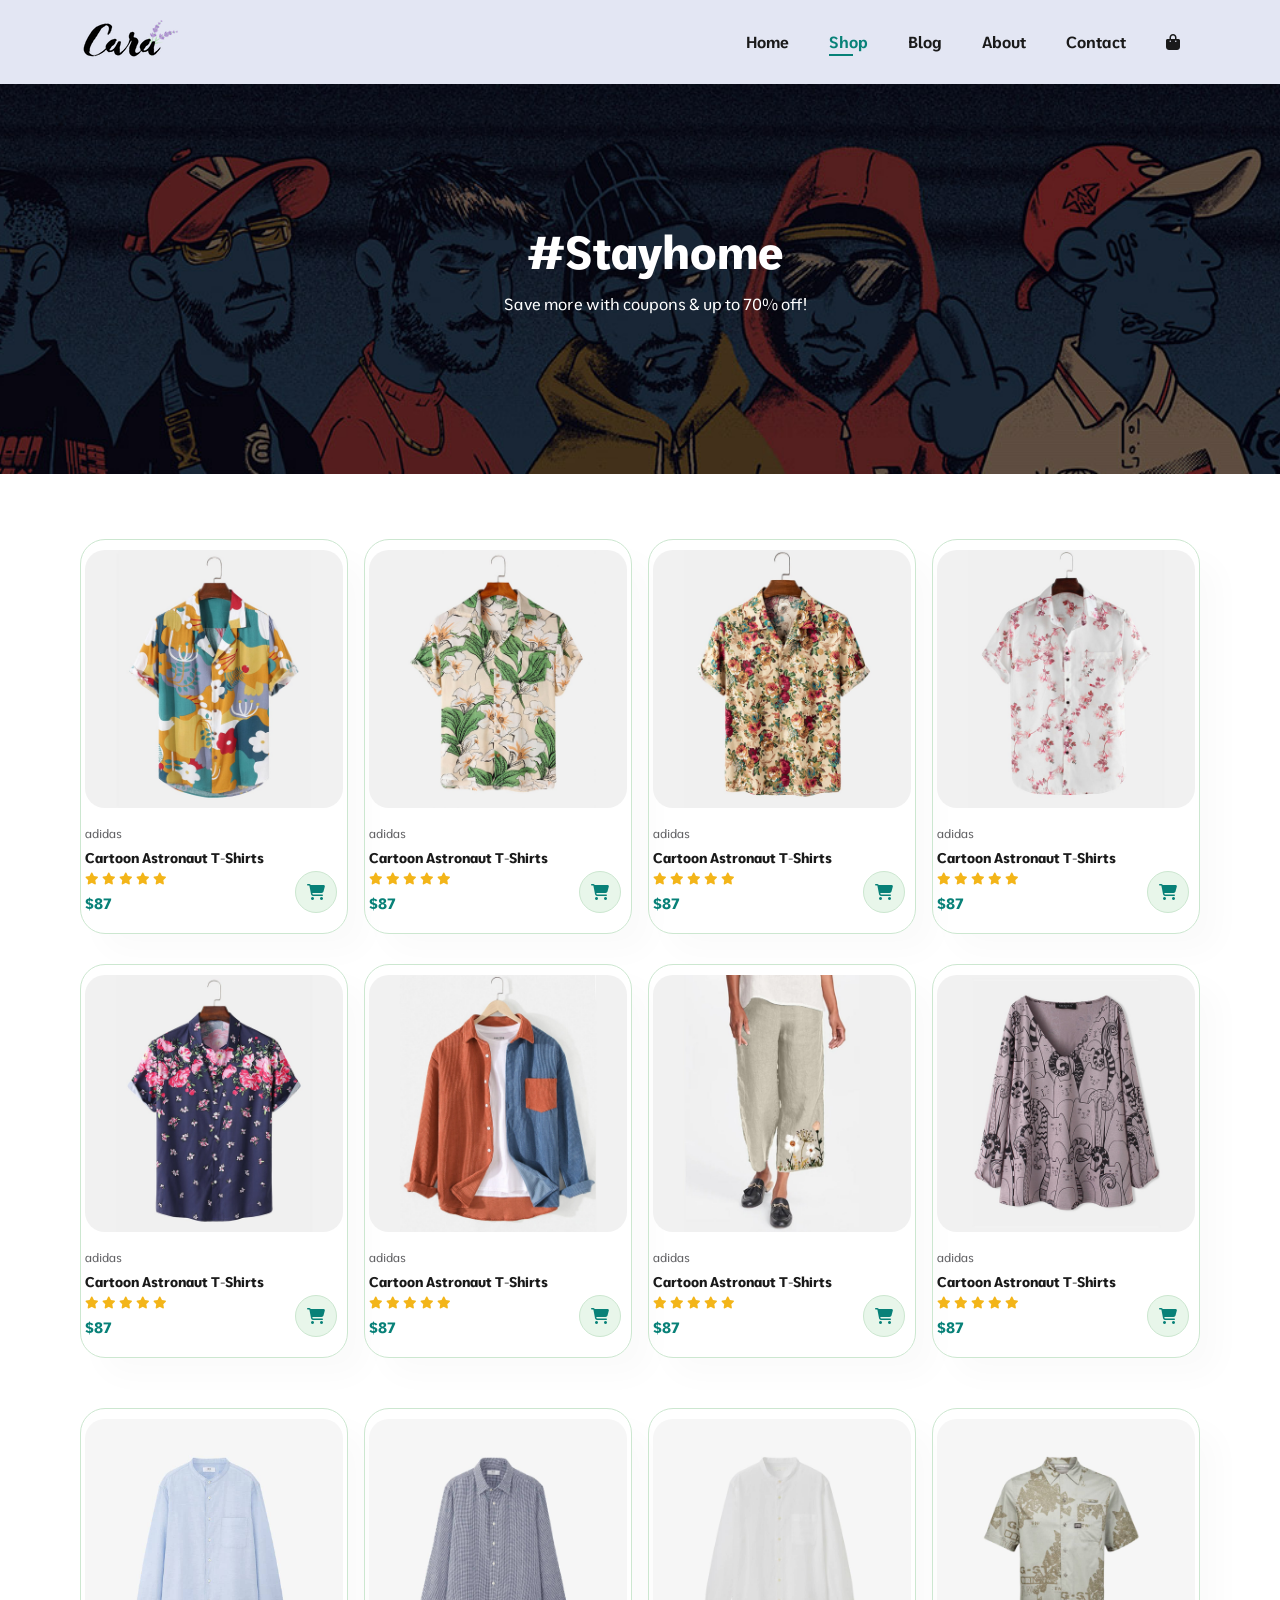
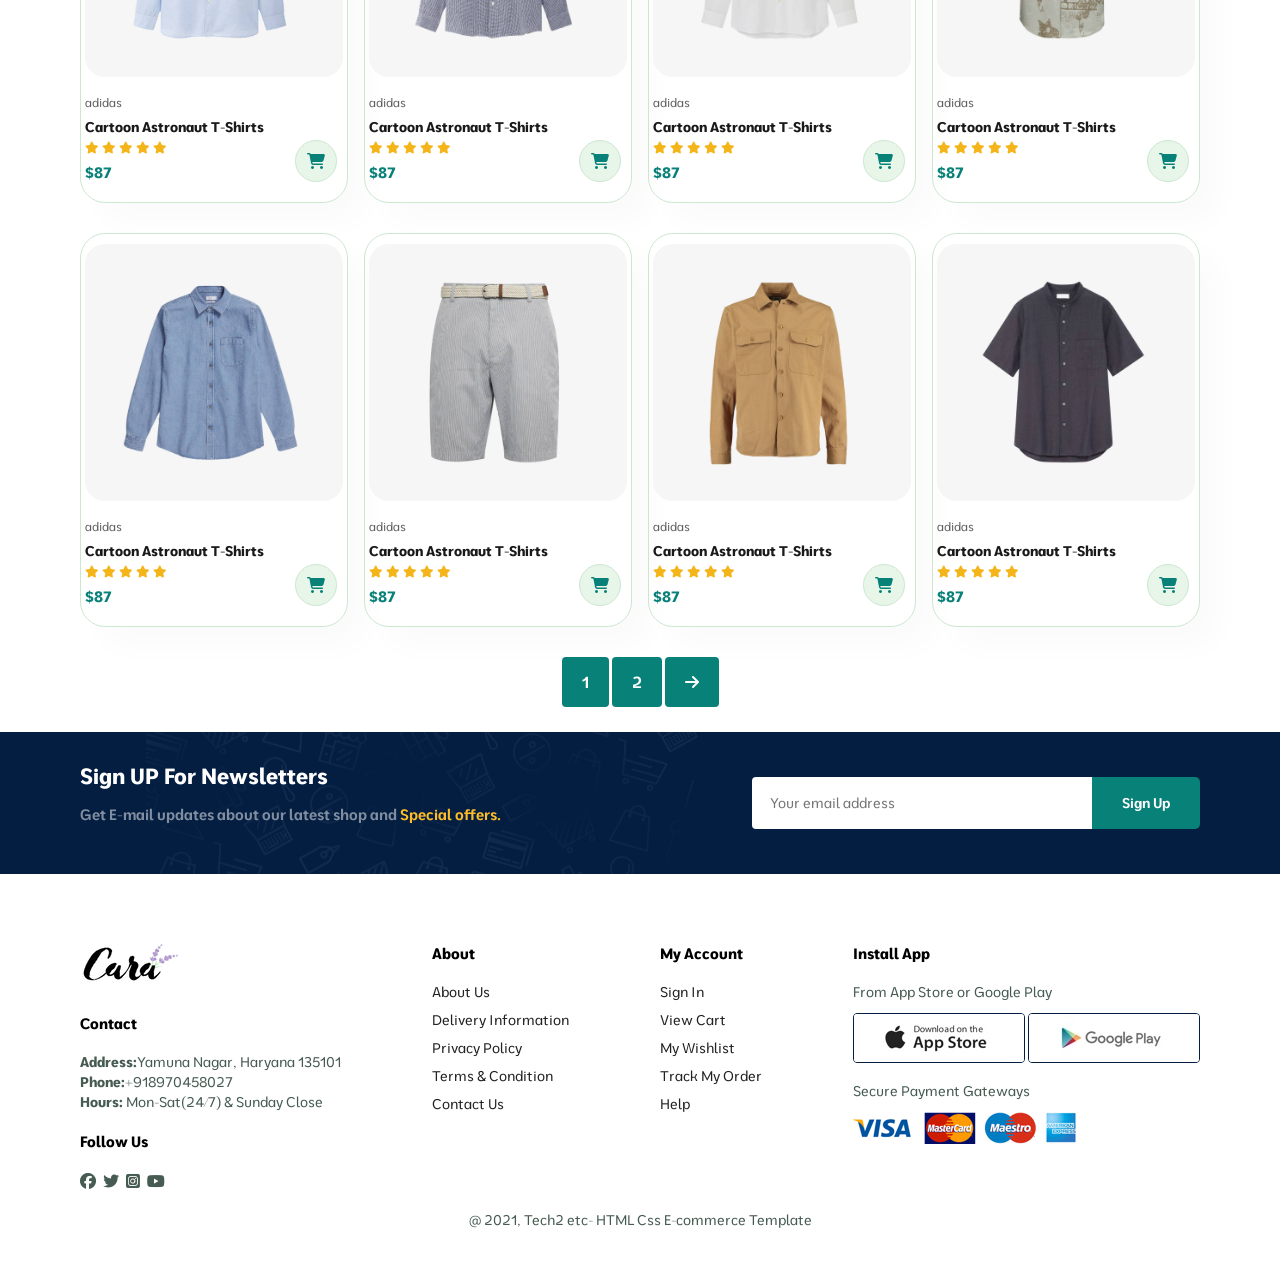
<file: shop.html>
<!DOCTYPE html>
<html lang="en">
<head>
    <meta charset="UTF-8">
    <meta name="viewport" content="width=device-width, initial-scale=1.0">
    <title>E-commerce</title>

    <link rel="stylesheet" href="https://cdnjs.cloudflare.com/ajax/libs/font-awesome/6.6.0/css/all.min.css" integrity="sha512-Kc323vGBEqzTmouAECnVceyQqyqdsSiqLQISBL29aUW4U/M7pSPA/gEUZQqv1cwx4OnYxTxve5UMg5GT6L4JJg==" crossorigin="anonymous" referrerpolicy="no-referrer" />

    <link rel="stylesheet" href="style.css">    
    <link rel="icon" href="img/blog/b4.jpg" sizes="16x16" type="image/x-icon">
    <link rel="apple-touch-icon" href="img/blog/b4.jpg">  
 
</head>
<body>
    <!-------Header Section----->
    <section  id="header">
     <a href="#"><img src="./img/logo.png" class="logo" alt="my logo img"></a>

     <div >
     <ul type="none" id="navbar">
        <li><a href="index.html">Home</a></li>
        <li><a class="active" href="shop.html">Shop</a></li>
        <li><a href="blog.html">Blog</a></li>
        <li><a href="about.html">About</a></li>
        <li><a href="contact.html">Contact</a></li>
        <li><a id="bag" href="card.html"><i class="fa-solid fa-bag-shopping"></a></i></li>
        <a href="#" id="close"><i class="fa-solid fa-xmark"></i></a>
     </ul>  
     </div>
     <div id="mobile">
      <i id="bar" class="fa-solid fa-bars"></i>
        <i class="fa-solid fa-bag-shopping"></i>
     </div>
    </section>
 <!------Close header section---------->

 <!------Hero section   ------->
 <section id="page-hero">
    <h2>#Stayhome</h2>
    <p>Save more with coupons & up to  70% off!</p>
    
 </section>

<!------Products ------------------>
<section id="product1" class="section-p1">
 
   <div class="pro-container">
      <div class="pro" onclick="window.location.href='sproduct.html';">
         <img src="img/products/f1.jpg" alt="">
         <div class="des">
            <span>adidas</span>
            <h5>Cartoon Astronaut T-Shirts</h5>
            <div class="star">
               <i class="fas fa-star"></i>
               <i class="fas fa-star"></i>
               <i class="fas fa-star"></i>
               <i class="fas fa-star"></i>
               <i class="fas fa-star"></i>
            </div>
            <h4>$87</h4>
         </div>
         <a href="#" class="cart"><i class="fa-solid fa-cart-shopping "></i></a>
      </div>
      <div class="pro" onclick="window.location.href='sproduct.html';">
         <img src="img/products/f2.jpg" alt="">
         <div class="des">
            <span>adidas</span>
            <h5>Cartoon Astronaut T-Shirts</h5>
            <div class="star">
               <i class="fas fa-star"></i>
               <i class="fas fa-star"></i>
               <i class="fas fa-star"></i>
               <i class="fas fa-star"></i>
               <i class="fas fa-star"></i>
            </div>
            <h4>$87</h4>
         </div>
         <a href="#" class="cart"><i class="fa-solid fa-cart-shopping "></i></a>
      </div>
      <div class="pro" onclick="window.location.href='sproduct.html';">
         <img src="img/products/f3.jpg" alt="">
         <div class="des">
            <span>adidas</span>
            <h5>Cartoon Astronaut T-Shirts</h5>
            <div class="star">
               <i class="fas fa-star"></i>
               <i class="fas fa-star"></i>
               <i class="fas fa-star"></i>
               <i class="fas fa-star"></i>
               <i class="fas fa-star"></i>
            </div>
            <h4>$87</h4>
         </div>
         <a href="#" class="cart"><i class="fa-solid fa-cart-shopping "></i></a>
      </div>
      <div class="pro" onclick="window.location.href='sproduct.html';">
         <img src="img/products/f4.jpg" alt="">
         <div class="des">
            <span>adidas</span>
            <h5>Cartoon Astronaut T-Shirts</h5>
            <div class="star">
               <i class="fas fa-star"></i>
               <i class="fas fa-star"></i>
               <i class="fas fa-star"></i>
               <i class="fas fa-star"></i>
               <i class="fas fa-star"></i>
            </div>
            <h4>$87</h4>
         </div>
         <a href="#" class="cart"><i class="fa-solid fa-cart-shopping "></i></a>
      </div>
      <div class="pro" onclick="window.location.href='sproduct.html';">
         <img src="img/products/f5.jpg" alt="">
         <div class="des">
            <span>adidas</span>
            <h5>Cartoon Astronaut T-Shirts</h5>
            <div class="star">
               <i class="fas fa-star"></i>
               <i class="fas fa-star"></i>
               <i class="fas fa-star"></i>
               <i class="fas fa-star"></i>
               <i class="fas fa-star"></i>
            </div>
            <h4>$87</h4>
         </div>
         <a href="#" class="cart"><i class="fa-solid fa-cart-shopping "></i></a>
      </div>
      <div class="pro" onclick="window.location.href='sproduct.html';">
         <img src="img/products/f6.jpg" alt="">
         <div class="des">
            <span>adidas</span>
            <h5>Cartoon Astronaut T-Shirts</h5>
            <div class="star">
               <i class="fas fa-star"></i>
               <i class="fas fa-star"></i>
               <i class="fas fa-star"></i>
               <i class="fas fa-star"></i>
               <i class="fas fa-star"></i>
            </div>
            <h4>$87</h4>
         </div>
         <a href="#" class="cart"><i class="fa-solid fa-cart-shopping "></i></a>
      </div>
      <div class="pro" onclick="window.location.href='sproduct.html';">
         <img src="img/products/f7.jpg" alt="">
         <div class="des">
            <span>adidas</span>
            <h5>Cartoon Astronaut T-Shirts</h5>
            <div class="star">
               <i class="fas fa-star"></i>
               <i class="fas fa-star"></i>
               <i class="fas fa-star"></i>
               <i class="fas fa-star"></i>
               <i class="fas fa-star"></i>
            </div>
            <h4>$87</h4>
         </div>
         <a href="#" class="cart"><i class="fa-solid fa-cart-shopping "></i></a>
      </div>
      <div class="pro" onclick="window.location.href='sproduct.html';">
         <img src="img/products/f8.jpg" alt="">
         <div class="des">
            <span>adidas</span>
            <h5>Cartoon Astronaut T-Shirts</h5>
            <div class="star">
               <i class="fas fa-star"></i>
               <i class="fas fa-star"></i>
               <i class="fas fa-star"></i>
               <i class="fas fa-star"></i>
               <i class="fas fa-star"></i>
            </div>
            <h4>$87</h4>
         </div>
         <a href="#" class="cart"><i class="fa-solid fa-cart-shopping "></i></a>
      </div>
 
   <div class="pro-container">
      <div class="pro" onclick="window.location.href='sproduct.html';">
         <img src="img/products/n1.jpg" alt="">
         <div class="des">
            <span>adidas</span>
            <h5>Cartoon Astronaut T-Shirts</h5>
            <div class="star">
               <i class="fas fa-star"></i>
               <i class="fas fa-star"></i>
               <i class="fas fa-star"></i>
               <i class="fas fa-star"></i>
               <i class="fas fa-star"></i>
            </div>
            <h4>$87</h4>
         </div>
         <a href="#" class="cart"><i class="fa-solid fa-cart-shopping "></i></a>
      </div>
      <div class="pro" onclick="window.location.href='sproduct.html';">
         <img src="img/products/n2.jpg" alt="">
         <div class="des">
            <span>adidas</span>
            <h5>Cartoon Astronaut T-Shirts</h5>
            <div class="star">
               <i class="fas fa-star"></i>
               <i class="fas fa-star"></i>
               <i class="fas fa-star"></i>
               <i class="fas fa-star"></i>
               <i class="fas fa-star"></i>
            </div>
            <h4>$87</h4>
         </div>
         <a href="#" class="cart"><i class="fa-solid fa-cart-shopping "></i></a>
      </div>
      <div class="pro" onclick="window.location.href='sproduct.html';">
         <img src="img/products/n3.jpg" alt="">
         <div class="des">
            <span>adidas</span>
            <h5>Cartoon Astronaut T-Shirts</h5>
            <div class="star">
               <i class="fas fa-star"></i>
               <i class="fas fa-star"></i>
               <i class="fas fa-star"></i>
               <i class="fas fa-star"></i>
               <i class="fas fa-star"></i>
            </div>
            <h4>$87</h4>
         </div>
         <a href="#" class="cart"><i class="fa-solid fa-cart-shopping "></i></a>
      </div>
      <div class="pro" onclick="window.location.href='sproduct.html';">
         <img src="img/products/n4.jpg" alt="">
         <div class="des">
            <span>adidas</span>
            <h5>Cartoon Astronaut T-Shirts</h5>
            <div class="star">
               <i class="fas fa-star"></i>
               <i class="fas fa-star"></i>
               <i class="fas fa-star"></i>
               <i class="fas fa-star"></i>
               <i class="fas fa-star"></i>
            </div>
            <h4>$87</h4>
         </div>
         <a href="#" class="cart"><i class="fa-solid fa-cart-shopping "></i></a>
      </div>
      <div class="pro" onclick="window.location.href='sproduct.html';">
         <img src="img/products/n5.jpg" alt="">
         <div class="des">
            <span>adidas</span>
            <h5>Cartoon Astronaut T-Shirts</h5>
            <div class="star">
               <i class="fas fa-star"></i>
               <i class="fas fa-star"></i>
               <i class="fas fa-star"></i>
               <i class="fas fa-star"></i>
               <i class="fas fa-star"></i>
            </div>
            <h4>$87</h4>
         </div>
         <a href="#" class="cart"><i class="fa-solid fa-cart-shopping "></i></a>
      </div>
      <div class="pro" onclick="window.location.href='sproduct.html';">
         <img src="img/products/n6.jpg" alt="">
         <div class="des">
            <span>adidas</span>
            <h5>Cartoon Astronaut T-Shirts</h5>
            <div class="star">
               <i class="fas fa-star"></i>
               <i class="fas fa-star"></i>
               <i class="fas fa-star"></i>
               <i class="fas fa-star"></i>
               <i class="fas fa-star"></i>
            </div>
            <h4>$87</h4>
         </div>
         <a href="#" class="cart"><i class="fa-solid fa-cart-shopping "></i></a>
      </div>
      <div class="pro" onclick="window.location.href='sproduct.html';">
         <img src="img/products/n7.jpg" alt="">
         <div class="des">
            <span>adidas</span>
            <h5>Cartoon Astronaut T-Shirts</h5>
            <div class="star">
               <i class="fas fa-star"></i>
               <i class="fas fa-star"></i>
               <i class="fas fa-star"></i>
               <i class="fas fa-star"></i>
               <i class="fas fa-star"></i>
            </div>
            <h4>$87</h4>
         </div>
         <a href="#" class="cart"><i class="fa-solid fa-cart-shopping "></i></a>
      </div>
      <div class="pro" onclick="window.location.href='sproduct.html';">
         <img src="img/products/n8.jpg" alt="">
         <div class="des">
            <span>adidas</span>
            <h5>Cartoon Astronaut T-Shirts</h5>
            <div class="star">
               <i class="fas fa-star"></i>
               <i class="fas fa-star"></i>
               <i class="fas fa-star"></i>
               <i class="fas fa-star"></i>
               <i class="fas fa-star"></i>
            </div>
            <h4>$87</h4>
         </div>
         <a href="#" class="cart"><i class="fa-solid fa-cart-shopping "></i></a>
      </div>
   </div>
</section>

<section id="pagination">
    <a href="#">1</a>
    <a href="#">2</a>
    <a href="#"><i class="fa-solid fa-arrow-right"></i></a>
</section>


<!----------FOOTER  nav bar------------>
<section  id="newsletter" class=" section-p1 section-m1" >
<div class="newstext">
   <h4>Sign UP For Newsletters</h4>
   <P>Get E-mail updates about our latest shop and <span>Special offers.</span></P>
</div>
   <div class="form">
      <input type="text" placeholder="Your email address">
      <button class="normal">Sign Up</button>
   </div>

</section>

<!-------------------Footer Section -------------->
<section id="foot" class=" section-p1">
   <div class="col">
      <img  class="logo" src="img/logo.png" alt="logo">
      <h4>Contact</h4>
      <p><strong>Address:</strong>Yamuna Nagar, Haryana 135101</p>
      <p><strong>Phone:</strong>+918970458027 </p>
      <p><strong>Hours:</strong> Mon-Sat(24/7)  &  Sunday Close</p>
 <div class="follow">
      <h4>Follow Us</h4>
   <i class="fa-brands fa-facebook"></i>
   <i class="fa-brands fa-twitter"></i>
   <i class="fa-brands fa-square-instagram"></i>
   <i class="fa-brands fa-youtube"></i>
</div>
   </div>

   <div class="col">
      <h4>About</h4>
      <a href="#">About Us</a>
      <a href="#">Delivery Information</a>
      <a href="#">Privacy Policy</a>
      <a href="#">Terms & Condition</a>
      <a href="#">Contact Us</a>
   </div>

   <div class="col">
      <h4>My Account</h4>
      <a href="#">Sign In</a>
      <a href="#">View Cart</a>
      <a href="#">My Wishlist</a>
      <a href="#">Track My Order</a>
      <a href="#">Help</a>
   </div>

   <div class="col  install">
      <h4>Install App</h4>
      <p>From App Store or Google Play</p>
      <div class="row">    
      <img src="img/pay/app.jpg" alt="app store">
      <img src="img/pay/play.jpg" alt="google play">
   </div>  
      <p>Secure Payment Gateways</p>
      <img src="img/pay/pay.png" alt="">
   </div>


   <div class="copyright">
      <p>@ 2021, Tech2 etc- HTML  Css E-commerce Template</p>
   </div>
</section>


    <script src="script.js"></script>
    
</body>

</html>
</file>
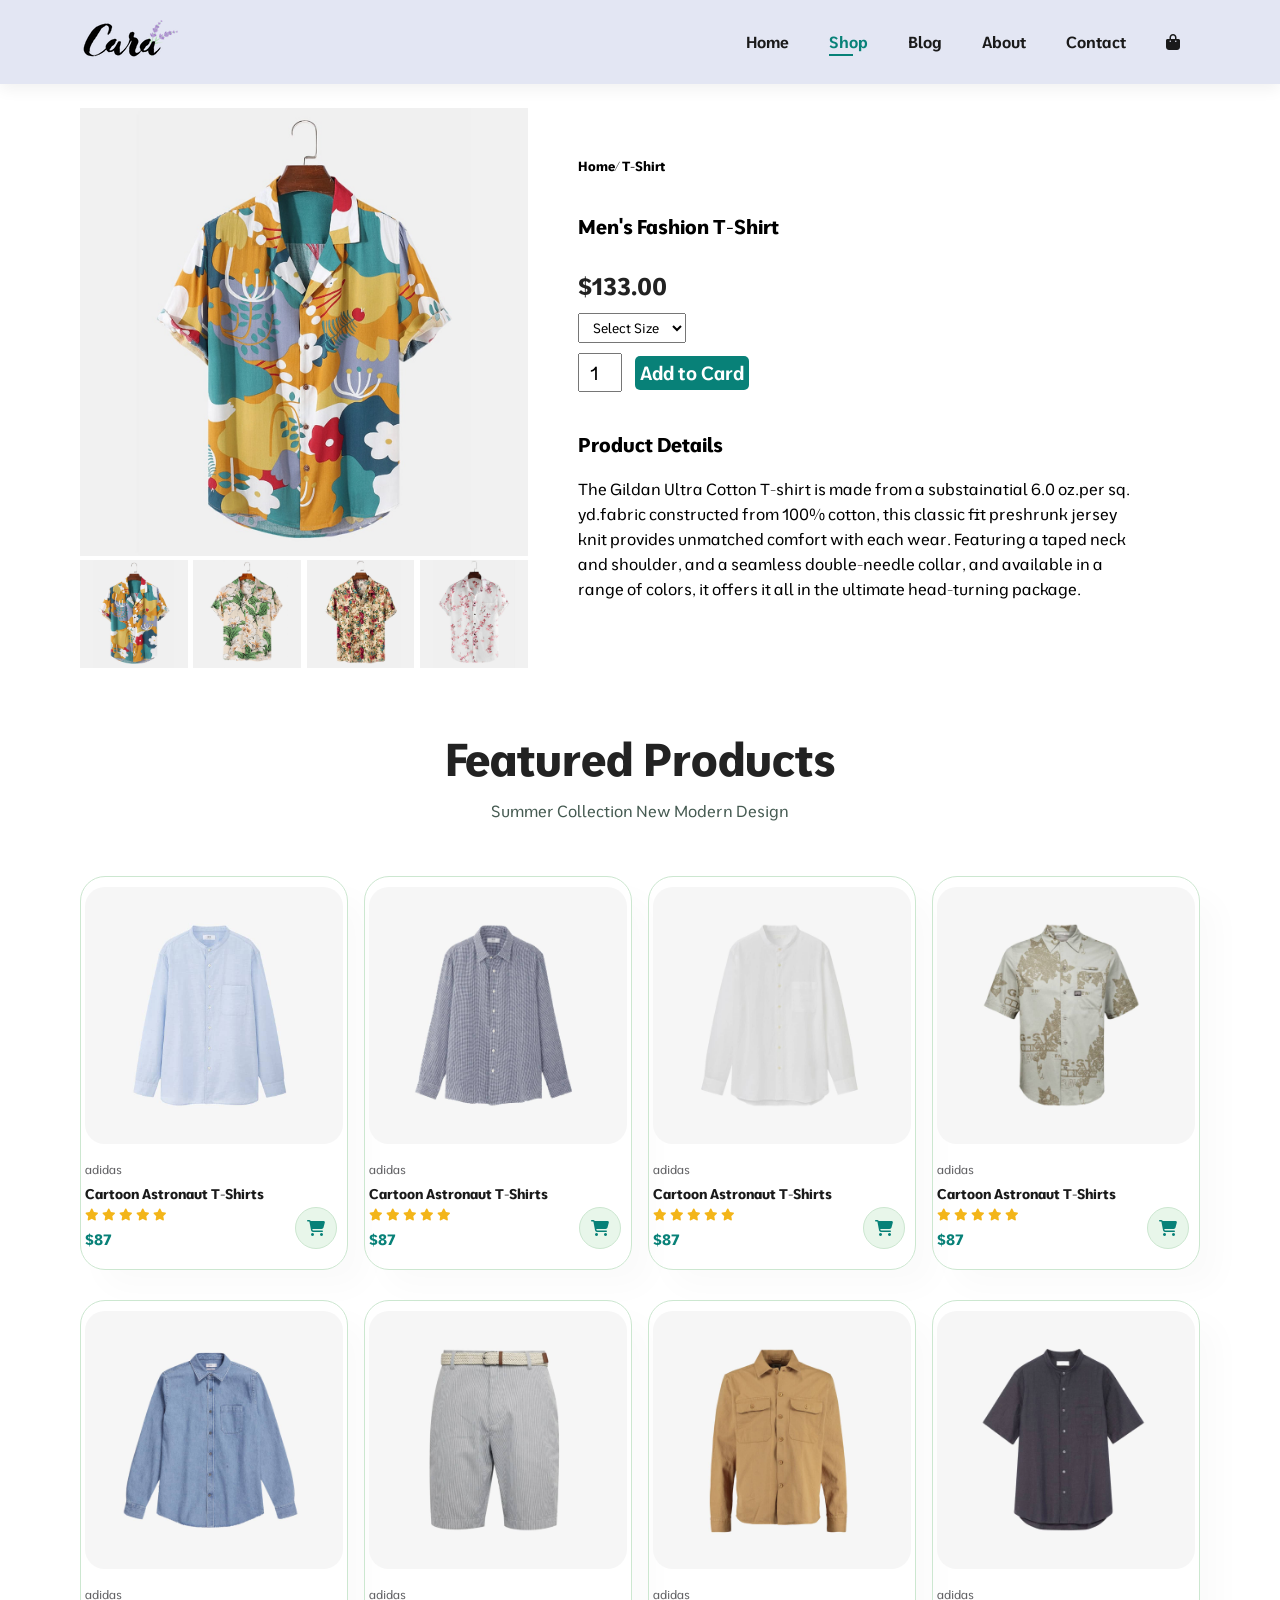
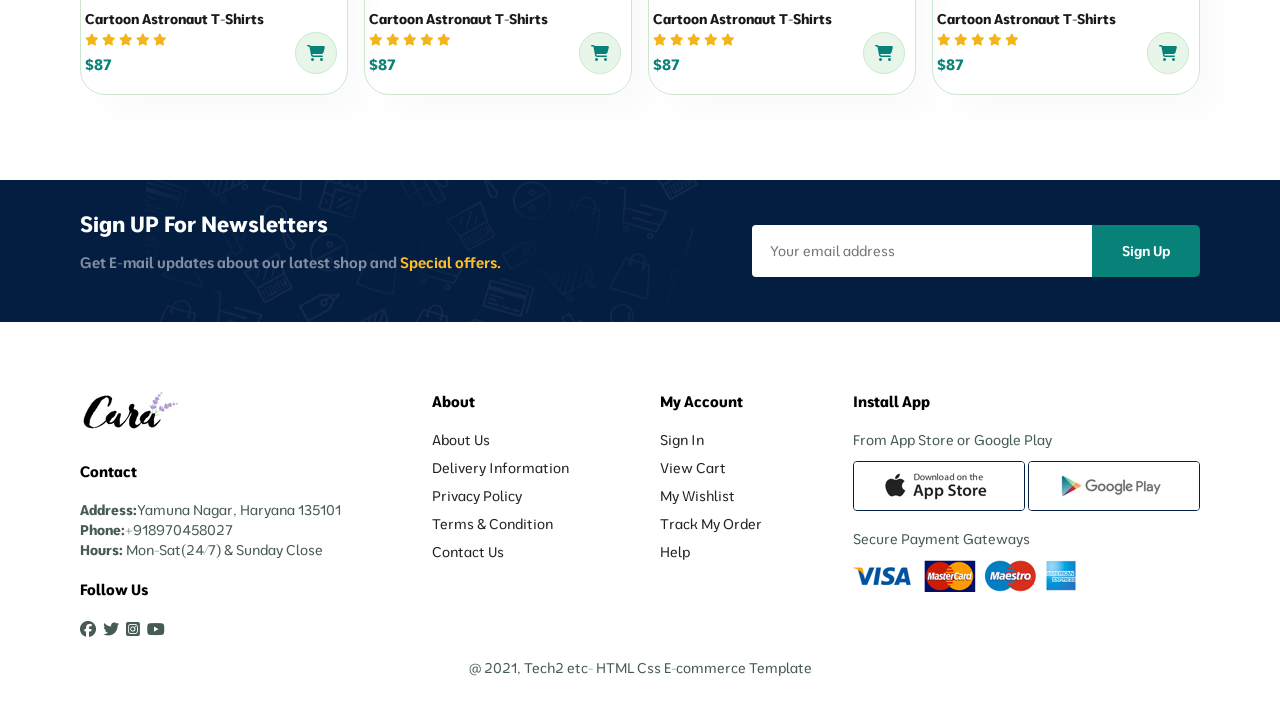
<file: sproduct.html>
<!DOCTYPE html>
<html lang="en">

<head>
   <meta charset="UTF-8">
   <meta name="viewport" content="width=device-width, initial-scale=1.0">
   <title>E-commerce</title>

   <link rel="stylesheet" href="https://cdnjs.cloudflare.com/ajax/libs/font-awesome/6.6.0/css/all.min.css"
      integrity="sha512-Kc323vGBEqzTmouAECnVceyQqyqdsSiqLQISBL29aUW4U/M7pSPA/gEUZQqv1cwx4OnYxTxve5UMg5GT6L4JJg=="
      crossorigin="anonymous" referrerpolicy="no-referrer" />

   <link rel="stylesheet" href="style.css">
   <link rel="icon" href="img/blog/b4.jpg" sizes="16x16" type="image/x-icon">
   <link rel="apple-touch-icon" href="img/blog/b4.jpg">  

</head>

<body>
   <!-------Header Section----->
   <section id="header">
      <a href="#"><img src="./img/logo.png" class="logo" alt="my logo img"></a>

      <div>
         <ul type="none" id="navbar">
            <li><a href="index.html">Home</a></li>
            <li><a class="active" href="shop.html">Shop</a></li>
            <li><a href="blog.html">Blog</a></li>
            <li><a href="about.html">About</a></li>
            <li><a href="contact.html">Contact</a></li>
            <li><a id="bag" href="card.html"><i class="fa-solid fa-bag-shopping"></a></i></li>
            <a href="#" id="close"><i class="fa-solid fa-xmark"></i></a>
         </ul>
      </div>
      <div id="mobile">
         <i id="bar" class="fa-solid fa-bars"></i>
         <i class="fa-solid fa-bag-shopping"></i>
      </div>
   </section>
   <!------Close header section---------->

   <section id="prodetails" class="section-p1">

      <div class="single-pro-image">
         <img src="img/products/f1.jpg" width="100%" id="mainImg" alt="">

         <div class="small-img-group">
            <div class="small-img-col">
               <img src="img/products/f1.jpg" width="100%" class="small-img" alt="">
            </div>
            <div class="small-img-col">
               <img src="img/products/f2.jpg" width="100%" class="small-img" alt="">
            </div>
            <div class="small-img-col">
               <img src="img/products/f3.jpg" width="100%" class="small-img" alt="">
            </div>
            <div class="small-img-col">
               <img src="img/products/f4.jpg" width="100%" class="small-img" alt="">
            </div>
         </div>
      </div>
      <div class="single-pro-details">
         <h5>Home/ T-Shirt</h5>
         <h4>Men's Fashion T-Shirt </h4>
         <h2>$133.00</h2>
         <select>
            <option>Select Size</option>
            <option>XL</option>
            <option>XXL</option>
            <option>Small</option>
            <option>Large</option>
         </select>
         <input type="number" value="1">
         <button class="normal">Add to Card</button>
         <h4>Product Details</h4>
         <span>The Gildan Ultra Cotton T-shirt is made from a substainatial 6.0 oz.per sq. yd.fabric constructed from
            100% cotton, this classic fit preshrunk jersey knit provides unmatched comfort with each wear. Featuring a
            taped neck and shoulder, and a seamless double-needle collar, and available in a range of colors, it offers
            it all in the ultimate head-turning package.</span>

      </div>
   </section>
   <section id="product1" class="section-p1">
      <h2>Featured Products</h2>
      <p>Summer Collection New Modern Design</p>
      <div class="pro-container">
         <div class="pro">
            <img src="img/products/n1.jpg" alt="">
            <div class="des">
               <span>adidas</span>
               <h5>Cartoon Astronaut T-Shirts</h5>
               <div class="star">
                  <i class="fas fa-star"></i>
                  <i class="fas fa-star"></i>
                  <i class="fas fa-star"></i>
                  <i class="fas fa-star"></i>
                  <i class="fas fa-star"></i>
               </div>
               <h4>$87</h4>
            </div>
            <a href="#" class="cart"><i class="fa-solid fa-cart-shopping "></i></a>
         </div>
         <div class="pro">
            <img src="img/products/n2.jpg" alt="">
            <div class="des">
               <span>adidas</span>
               <h5>Cartoon Astronaut T-Shirts</h5>
               <div class="star">
                  <i class="fas fa-star"></i>
                  <i class="fas fa-star"></i>
                  <i class="fas fa-star"></i>
                  <i class="fas fa-star"></i>
                  <i class="fas fa-star"></i>
               </div>
               <h4>$87</h4>
            </div>
            <a href="#" class="cart"><i class="fa-solid fa-cart-shopping "></i></a>
         </div>
         <div class="pro">
            <img src="img/products/n3.jpg" alt="">
            <div class="des">
               <span>adidas</span>
               <h5>Cartoon Astronaut T-Shirts</h5>
               <div class="star">
                  <i class="fas fa-star"></i>
                  <i class="fas fa-star"></i>
                  <i class="fas fa-star"></i>
                  <i class="fas fa-star"></i>
                  <i class="fas fa-star"></i>
               </div>
               <h4>$87</h4>
            </div>
            <a href="#" class="cart"><i class="fa-solid fa-cart-shopping "></i></a>
         </div>
         <div class="pro">
            <img src="img/products/n4.jpg" alt="">
            <div class="des">
               <span>adidas</span>
               <h5>Cartoon Astronaut T-Shirts</h5>
               <div class="star">
                  <i class="fas fa-star"></i>
                  <i class="fas fa-star"></i>
                  <i class="fas fa-star"></i>
                  <i class="fas fa-star"></i>
                  <i class="fas fa-star"></i>
               </div>
               <h4>$87</h4>
            </div>
            <a href="#" class="cart"><i class="fa-solid fa-cart-shopping "></i></a>
         </div>
         <div class="pro">
            <img src="img/products/n5.jpg" alt="">
            <div class="des">
               <span>adidas</span>
               <h5>Cartoon Astronaut T-Shirts</h5>
               <div class="star">
                  <i class="fas fa-star"></i>
                  <i class="fas fa-star"></i>
                  <i class="fas fa-star"></i>
                  <i class="fas fa-star"></i>
                  <i class="fas fa-star"></i>
               </div>
               <h4>$87</h4>
            </div>
            <a href="#" class="cart"><i class="fa-solid fa-cart-shopping "></i></a>
         </div>
         <div class="pro">
            <img src="img/products/n6.jpg" alt="">
            <div class="des">
               <span>adidas</span>
               <h5>Cartoon Astronaut T-Shirts</h5>
               <div class="star">
                  <i class="fas fa-star"></i>
                  <i class="fas fa-star"></i>
                  <i class="fas fa-star"></i>
                  <i class="fas fa-star"></i>
                  <i class="fas fa-star"></i>
               </div>
               <h4>$87</h4>
            </div>
            <a href="#" class="cart"><i class="fa-solid fa-cart-shopping "></i></a>
         </div>
         <div class="pro">
            <img src="img/products/n7.jpg" alt="">
            <div class="des">
               <span>adidas</span>
               <h5>Cartoon Astronaut T-Shirts</h5>
               <div class="star">
                  <i class="fas fa-star"></i>
                  <i class="fas fa-star"></i>
                  <i class="fas fa-star"></i>
                  <i class="fas fa-star"></i>
                  <i class="fas fa-star"></i>
               </div>
               <h4>$87</h4>
            </div>
            <a href="#" class="cart"><i class="fa-solid fa-cart-shopping "></i></a>
         </div>
         <div class="pro">
            <img src="img/products/n8.jpg" alt="">
            <div class="des">
               <span>adidas</span>
               <h5>Cartoon Astronaut T-Shirts</h5>
               <div class="star">
                  <i class="fas fa-star"></i>
                  <i class="fas fa-star"></i>
                  <i class="fas fa-star"></i>
                  <i class="fas fa-star"></i>
                  <i class="fas fa-star"></i>
               </div>
               <h4>$87</h4>
            </div>
            <a href="#" class="cart"><i class="fa-solid fa-cart-shopping "></i></a>
         </div>
      </div>
   </section>




   <!----------FOOTER  nav bar------------>
   <section id="newsletter" class=" section-p1 section-m1">
      <div class="newstext">
         <h4>Sign UP For Newsletters</h4>
         <P>Get E-mail updates about our latest shop and <span>Special offers.</span></P>
      </div>
      <div class="form">
         <input type="text" placeholder="Your email address">
         <button class="normal">Sign Up</button>
      </div>

   </section>

   <!-------------------Footer Section -------------->
   <section id="foot" class=" section-p1">
      <div class="col">
         <img class="logo" src="img/logo.png" alt="logo">
         <h4>Contact</h4>
         <p><strong>Address:</strong>Yamuna Nagar, Haryana 135101</p>
         <p><strong>Phone:</strong>+918970458027 </p>
         <p><strong>Hours:</strong> Mon-Sat(24/7) & Sunday Close</p>
         <div class="follow">
            <h4>Follow Us</h4>
            <i class="fa-brands fa-facebook"></i>
            <i class="fa-brands fa-twitter"></i>
            <i class="fa-brands fa-square-instagram"></i>
            <i class="fa-brands fa-youtube"></i>
         </div>
      </div>

      <div class="col">
         <h4>About</h4>
         <a href="#">About Us</a>
         <a href="#">Delivery Information</a>
         <a href="#">Privacy Policy</a>
         <a href="#">Terms & Condition</a>
         <a href="#">Contact Us</a>
      </div>

      <div class="col">
         <h4>My Account</h4>
         <a href="#">Sign In</a>
         <a href="#">View Cart</a>
         <a href="#">My Wishlist</a>
         <a href="#">Track My Order</a>
         <a href="#">Help</a>
      </div>

      <div class="col  install">
         <h4>Install App</h4>
         <p>From App Store or Google Play</p>
         <div class="row">
            <img src="img/pay/app.jpg" alt="app store">
            <img src="img/pay/play.jpg" alt="google play">
         </div>
         <p>Secure Payment Gateways</p>
         <img src="img/pay/pay.png" alt="">
      </div>


      <div class="copyright">
         <p>@ 2021, Tech2 etc- HTML Css E-commerce Template</p>
      </div>
   </section>
   <script>
      var bigImg = document.getElementById("mainImg");
      var smallImg = document.getElementsByClassName("small-img");

      smallImg[0].onclick = function(){
         bigImg.src = smallImg[0].src;
      }
      smallImg[1].onclick = function(){
         bigImg.src = smallImg[1].src;
      }
      smallImg[2].onclick = function(){
         bigImg.src = smallImg[2].src;
      }
      smallImg[3].onclick = function(){
         bigImg.src = smallImg[3].src;
      }
   </script>


   <script src="script.js"></script>

</body>

</html>
</file>
<file: style.css>
@import url('https://fonts.googleapis.com/css2?family=Moderustic:wght@300..800&family=New+Amsterdam&family=Passion+One:wght@400;700;900&family=Rubik:ital,wght@0,300..900;1,300..900&display=swap');



*{
    margin:0;
    padding:0;
   font-family:Moderustic;
}


#header{
   display:flex;
   align-items:center;
   justify-content:space-between;
   padding:20px 80px;
   background:#E3E6F3;
   box-shadow:0 5px 15px  rgba(0,0,0,0.06);
   z-index:999;
   position:sticky;
   top:0;
   left:0;
}

#navbar{
    display:flex;
    justify-content:center;
    align-items:center;
}
#navbar li{
    list-style:none;
    padding:0 20px;
    position:relative;
}
#navbar li a{
      text-decoration:none;
      font-size:16px;
      font-weight:600;
      color:#1a1a1a;

}
#navbar li a:hover,
#navbar li a.active
{
  color:#088178;

}

#navbar li a.active::after,
#navbar li a:hover::after{
      content: "";
      width:30%;
      height:2px;
      background:#088178;
      position:absolute;
      bottom:-4px;
      left:20px;
}

#mobile{
    display:none;
    align-items:center;
}

#close{
    display:none;
}
h4{
    font-size:20px;
    
}
h2{
    font-size:46px;
    line-height:54px;
    color:#222;
}
h1{
    font-size:50px;
    line-height:64px;
    color:#222;

}
h6{
    font-weight:700;
    font-size:12px;
}
p{
    font-size:16px;
    color:#465b52;
    margin:15px 0 20px 0;
}

.section-p1{
    padding:30px 80px;

}
.section-m1{
    margin:40px 0;
}

button.normal{
    font-size:14px; 
    font-weight:600;
    padding:15px 30px;
    color:#000;
    background-color:#fff;
    border-radius:5px;
    cursor:pointer;
    border:none;
    outline:none;
    transition:0.2s;
}

button.white{
    font-size:13px;
    font-weight:600;
    padding:11px 18px;
    color:#fff;
    background-color:transparent;
    border-radius:5px;
    cursor:pointer;
    border:1px solid #fff;
    outline:none;
    transition:0.2s;
}

body{
    width:100%;
}
#hero {
    background-image: url("img/hero2.png");
    height:90vh;
    /*background:#E3E6F3;*/
    width:100%;
    background-size:cover;
    background-position:top 25% right 0;
    padding:0 80px;
   display:flex;
   align-items:flex-start;
   justify-content:center;
   flex-direction:column;

}
#hero h4{
    padding-bottom:12px;
}
#hero h1{
    color:#088178;
}
#hero button{
    background-image: url("img/button.png");
    background-color:transparent;
    border:0;
    color:#088178;
    padding:14px 80px 14px 65px;
    background-repeat:no-repeat;
    cursor:pointer;
    font-weight:700;
    font-size:15px;
}


#feature{
    display:flex;
    justify-content:space-between;
    align-items:center;
    flex-wrap:wrap;
}
#feature .fe-box{
    width:180px;
    text-align:center;
    padding:25px 4px;
    box-shadow:20px 20px 34px rgba(0,0,0,0.03);
    border:1px solid #cce7d0;
    border-radius:4px;
    margin:15px 0;

}

#feature .fe-box:hover{
    box-shadow:10px 10px 54px rgba(70, 62, 221, 0.1);
}

#feature .fe-box img{
    width:100%;
    margin-bottom:10px;
}
#feature  .fe-box h5{
    display:inline-block;
    padding:9px 4px 6px 4px;
    line-height:1;
    border-radius:4px;
    color:#088178;
    background-color:#fddde4;
}

#feature .fe-box:nth-child(2) h5{
    background-color:#cdebbc;
}
#feature .fe-box:nth-child(3) h5{
    background-color:#d1e8f2;
}
#feature .fe-box:nth-child(4) h5{
    background-color:#cdd4f8;
}
#feature .fe-box:nth-child(5) h5{
    background-color:#f6dbf6;
}
#feature .fe-box:nth-child(6) h5{
    background-color:#fff2e5;
}

#product1{
    text-align:center;
   
}
#product1 .pro-container{
    display:flex;
    align-items:center;
    justify-content:space-between;
    flex-wrap:wrap;
    padding-top:20px;
}
#product1 .pro-container .pro{
    padding-right:4px;
    padding-left:4px;
}
#product1 .pro{
    width:23%;
    min-width:250px;
    padding:10px 12px;
    border:1px solid #cce7d0;
    border-radius:25px;
    cursor:pointer;
    box-shadow:20px 20px 30px rgba(0,0,0,0.02);
    margin:15px 0;
    transition:0.2s ease;
    position:relative;
    

}

#product1 .pro:hover{
    box-shadow:20px 20px 30px rgba(0,0,0,0.06);
}
#product1 .pro img{
    width:100%;
    border-radius:20px;

}
#product1 .pro .des{
    text-align:start;
    padding:10px 0;
}
#product1 .pro .des span{
    color:#606063;
    font-size:12px;

}
 
#product1 .pro .des h5{
    padding-top:7px;
    color:#1a1a1a;
    font-size:14px;
}
#product1 .pro .des i{
      font-size:12px;
      color:rgba(243,181, 25);
}
#product1 .pro .des h4{
    padding-top:7px;
    font-size:15px;
    font-weight:700;
    color:#088178;
}

#product1 .pro .cart{
    width:40px;
    height:40px;
    line-height: 40px;
    border-radius:50px;
    background-color:#e8f6ea;
    font-weight:500;
    color:#088178;
    border:1px solid #cce7d0;
    position:absolute;
    bottom:20px;
    right:10px;
}

#banner {
    background-image:url(img/banner/b2.jpg);
    background-size:cover;
    background-position:center;
    height:40vh;
    width:100%;
    display:flex;
    align-items:center;
    justify-content:center;
    flex-direction:column;
    text-align:center;

}
#banner h4{
    color:#fff;
    font-size:24px;
}
#banner h2{
    color:#fff;
    font-size:30px;
    padding:10px 0;
}

#banner  h2 span{
    color:rgb(189, 8, 8);
}
#banner button:hover{
    background:#088178;
    color:#fff;
}

#sm-banner{
    display:flex;
    justify-content:space-between;
      flex-wrap:wrap;
    
     
}

 #sm-banner .banner-box{
    background-image:url(img/banner/b17.jpg);
    background-size:cover;
    background-position:center;
    height:50vh;
    min-width:500px;
    display:flex;
    align-items:flex-start;
    justify-content:center;
    flex-direction:column;
    padding:30px;
}
#sm-banner .banner-box2{
    background-image:url("img/banner/b10.jpg");
}



#sm-banner h4{
    color:#fff;
    font-size:28px;
    font-weight:300;
}
#sm-banner h2{
    color:#fff;
    font-size:28px;
    font-weight:800;
}
#sm-banner span{
    color:#fff;
    font-size:14px;
    font-weight:500;
    padding-bottom:15px;
}

#sm-banner .banner-box:hover button{
    background:#088178;
    color:1px solid #088178;
}

#banner3{
    display:flex;
    justify-content:space-between;
      flex-wrap:wrap; 
      padding: 0 80px;  
}

#banner3  .banner-box{
    background-image:url(img/banner/b7.jpg);
    background-size:cover;
    background-position:center;
    height:30vh;
    min-width:25%;
    display:flex;
    align-items:flex-start;
    justify-content:center;
    flex-direction:column;
    padding: 30px;
    margin-bottom:20px;


}
.banner-box h2{
    color:#fff;
    font-size:23px;
    font-weight:800;
}

.banner-box h3{
    color:#961717;
    font-size:16px;
    font-weight:800;
}
#banner3  .banner2{
    background-image:url(img/banner/b4.jpg);
}
#banner3 .banner3{
    background-image:url(img/banner/b18.jpg);
}


#newsletter{
    display:flex;
    align-items:center;
    justify-content:space-between;
    flex-wrap:wrap;
    background-image:url(img/banner/b14.png);
    background-repeat:no-repeat;
    background-position:20% 30%;
    background-color:#041e42;
}

#newsletter h4{
    font-size:22px;
    font-weight:700;
    color:#fff;
}

#newsletter p{
    font-size:15px;
    font-weight:600;
    color:#818ea0;
}

#newsletter p span{
    color:#ffbd27;
}
 #newsletter .form{
    display:flex;
    width:40%;
 }

#newsletter input{
    height:3.125rem;
    padding:0 1.23em;
    font-size:14px;
    width:100%;
    border:1px solid transparent;
    border-radius:4px;
    outline:none;
    border-top-right-radius: 0;
    border-bottom-right-radius: 0;
}

#newsletter button{
    background-color:#088178;
    color:#fff;
    white-space:nowrap;
    border-top-left-radius: 0;
    border-bottom-left-radius: 0;
}


/* FOOTER    */

#foot{
    display:flex;
    align-items:flex-start;
    justify-content:space-between;
    flex-wrap:wrap;
    
}
#foot .col{
    display:flex;
    align-items:flex-start;
    flex-direction:column;
    margin-bottom:20px;


}

#foot .logo{
    margin-bottom:30px;
}
#foot h4{
    font-size:15px;
    padding-bottom:20px;
}
#foot p{
    font-size:14px;
    margin:0 0 2px 0;
}

#foot a{
    font-size:14px;
    text-decoration:none;
    color:#222;
    margin-bottom:10px;
}
#foot .follow{
    margin-top:19px;
}
#foot .follow i{
    color:#465b52;
    padding-right:4px;
    cursor:pointer;
}
#foot .install .row img{
    border:1px solid #041e42;
    border-radius:4px;

}
#foot .install img{
    margin:10px 0 15px 0;
}
#foot .follow i:hover,
#foot a:hover{
   color:#088178;
}
#foot .copyright{
    width:100%;
    text-align:center;
}



/*    Media query   */

@media(max-width:800px){
    .section-p1{
        padding:40px 40px;
    }
    #navbar{
        display:flex;
        flex-direction:column;
        align-items:flex-start;
        justify-content:flex-start;
        position:fixed;
        top:0;
        right:-300px;
        height:100vh;
        width:300px;
        background-color:#E3E6F3;
        box-shadow:0 40px 60px rgba(0,0,0,0.1);
        padding:80px 0 0 10px;
        transition:0.3s;

    }
    #navbar.active{
        right:0px;
    }

    #navbar li{
        margin-bottom:25px;


    }
    #mobile{
        display:flex;
        align-items:center;
    
    }
    #mobile i{
        color:#1a1a1a;
        font-size:24px;
        padding-left:20px;
    }
    #close{
        display:inline-block;
        position:absolute;
        top:35px;
        left:35px;
        color:#222;
        font-size:25px;
    }
    #bag{
        display:none;
    }
   #hero {
        
        height: 70vh;
        background-position: top 30% right 30%;
        padding: 0 80px;
   }
   
   #feature{
    justify-content:center;
   }

   #feature .fe-box{
    margin:15px 15px;
   }

   #product1 .pro-container{
    justify-content:center;
   }
   #product1 .pro{
    margin:15px;
   }
   #bannner{
    height:20vh;
   }
   #sm-banner .banner-box{
    min-width:100%;
    height:30vh;

   }
   #banner3{
    padding:0 40px;
   }
   #banner3 .banner-box{
    width: 10%;
    padding: 0 20px;
   }

#newsletter .form{
    
    width:65%;
 }
}

@media (max-width:477px){
    .section-m1 {
        margin: 40px 0;
    }
    #header{
     padding:10px 30px; 
     } 
     
     h1{
        font-size:35px;
     }
     h2{
        font-size:30px;
     }
     #hero {
      padding: 0 30px;
      background-position:55%;
   }
  
   #feature .fe-box{
    width:100px;
    margin:0 10px 15px 0;
   }
   #feature{
    justify-content:space-around;
   }
   #product1{
    margin-top:-70px;
   }
    #product1 p {
    margin: 1px 0 20px 0;
}
#banner {
   
    background-position: 75%;
    height: 30vh;
    width: 100%;
    margin-top:10px;
}
#sm-banner {
 margin-right:50px;
 margin-top:-30px;
}
#sm-banner .banner-box2{
    margin-top:20px;
}
#banner3 .banner-box{
   width:100%;
}
#newsletter input {
   
    font-size: 14px;
    width: 8rem;
  
}
#foot .copyright {
    text-align:start;
}
}



/*  shop page styling */

#page-hero{
    background-image:url("img/banner/b1.jpg");
    background-position:center;
    background-repeat:no-repeat;
    background-size:cover;
    width:100%;
    height:40vh;
    display:flex;
    flex-direction:column;
  
    padding:15px;
    justify-content:center;
    align-items:center;
 
}
#page-hero h2,
#page-hero p{
    color:#fff;
 
}
 #pagination{
    text-align:center;
 }
 #pagination a{
    text-decoration:none;
    background-color:#088178;
    padding:15px 20px;
    border-radius:4px;
    color:#fff;
    font-weight:600;
 }
 #pagination a i{
    font-size:16px;
    font-weight:600;
 }


 


 /* single product*/
 #prodetails{
    display:flex;
    padding-top:24px;
 }
 #prodetails .single-pro-image{
    width:40%;
    margin-right:50px;
 }

 .small-img-group{
    display:flex;
    justify-content:space-between;
 }
 .small-img-col
 {
    flex-basis:24%;
    cursor:pointer;
 }

 #prodetails .single-pro-details{
    width:50%;
    padding-top:50px;
 }
 #prodetails .single-pro-details h4{
    padding:40px 0 20px 0;
 }
 #prodetails .single-pro-details h2{
    font-size:24px;
 }
 #prodetails .single-pro-details select{
    display:block;
    padding:5px 10px;
    margin-bottom:10px;
 } 
 #prodetails .single-pro-details input{
    width:30px;
    height:35px;
    padding-left:10px;
    font-size:19px;
    margin-right:10px;
 }
 #prodetails .single-pro-details input:focus{
    outline:none;
 }
 #prodetails .single-pro-details button{
    background:#088178;
    color:#fff;
padding:5px;
    font-size:19px;
    margin-right:10px;
 }
 #prodetails .single-pro-details span{
    line-height:25px;
 }


 @media (max-width:477px){

    #prodetails{
        display:block;
    } 
     #prodetails .single-pro-image {
        width: 100%;
       
    }
    #prodetails .single-pro-details {
        width: 100%;
       
    }
  
 }
 /*   single product close*/

  /*blog page*/

  #page-hero.blog-hero{
    background-image:url("img/banner/b19.jpg");
  }

 #blog{
    padding:150px 150px 0 150px; 
 }
 .blog-box{
    display:flex;
    align-items:center;
   width:100%;
   position:relative;
   padding-bottom:70px;

 }
 .blog-img {
    width:50%;
    margin-right:40px;
 }
 #blog img{
    width:100%;
    height:300px;
    object-fit:cover;
 }
 #blog .blog-details{
    width:50%;
 }
 #blog .blog-details a{
    text-decoration:none;
    font-size:16px;
    color:#000;
    font-weight:700;
    position:relative;
    transition:0.3s;

 }
 #blog .blog-details a::after{
    content:"";
    width:60px;
    height:3px;
    background-color:#a49c9c;
    position:absolute;
    top:7px;
    right:-65px;
 }
 #blog .blog-details a:hover{
    color:#088178;
 }
 #blog .blog-details a:hover::after{
    background-color:#088178;
 }
 #blog .blog-box h1{
    position:absolute;
    top:-40px;
    left:0;
    font-size:70px;
    font-weight:700;
    color:#c9cbce;
    z-index:-9;
 }

 .blog-pagi{
    margin-top:30px;
 }
/* media query*/

@media (max-width:477px){
    #blog{
        padding:100px 30px 0 30px;
    }
  
    .blog-box{
        display:flex;
        flex-direction:column;
      align-items:flex-start;
    
     }  
    #blog .blog-img{
        width:100%;
        margin-right:0px;
        margin-bottom:30px;
     }
     #blog .blog-details{
        width:100%;
     } 
}


/* about me */
  
#page-hero.about-hero{
    background-image:url("img/about/banner.png");
  }
  #about-head{
    display:flex;
    align-items:center;
  }
  #about-head img{
    width:50%;
    height:auto;
  }
  .about-text{
    padding-left:30px;
  }
  #about-app{
    text-align:center;
  }
  #about-app .video{
    
    width:70%;
    height:100%;
    margin:30px auto 30px auto;
  }
  #about-app .video video{
    width:100%;
    height:100%;
    border-radius:20px;
  }
  
  /* media query*/

  @media (max-width:477px){
    #about-head {
         display: flex;
         flex-direction:column;
         align-items: center;
    }
    #about-head img {
        width: 100%;
    }
    .about-text {
     padding-left: 0px; 
    }
    #about-app .video {
        width: 100%;
        margin: 30px auto 30px auto;
    }
  }


  /* contact -hero*/

  #page-hero.contact-hero{
    background-image:url("img/about/banner.png");
  }
  #contact-details{
    display:flex;
    align-items:center;
    justify-content:space-between;
  }
  #contact-details .details{
    width:40%;

  }
  #contact-deatils .details h2{
    font-size:24px;
    line-height:35px;
    padding:20px 0;

  }
  #contact-details .details h3{
    font-size:16px;
    padding-bottom:15px;
  }
  #contact-details .details li{
    list-style:none;
    display:flex;
    padding:10px 0;
  }
  #contact-details .details li i{
    font-size:14px;
    padding-right:22px;
  }
  #contact-details .details li p{
    margin:0;
    font-size:14px;
  }
  #contact-details .map{
    width:55%;
    height:400px;
  }
  #contact-details .map iframe{
    width:100%;
    height:100%;
  }
  #contact-form{
    display:flex;
    justify-content:space-between;
    margin:30px;
    padding:80px;
    border:1px solid #e1e1e1;
  }
 
  #contact-form form{
    display:flex;
    width:65%;
    align-items:flex-start;
    flex-direction:column;
  }
  #contact-form form span{
    font-size:12px;
  }
  #contact-form form h2{
    font-size:24px;
    line-height:35px;
    padding:20px 0;

  }
  #contact-form form input,
  #contact-form form textarea{
    width:100%;
    padding:12px 15px;
    outline:none;
    margin-bottom:20px;
    border:1px solid #e1e1e1;
  }
  #contact-form form button{
    background-color:#088178;
    color:#fff;
  }
  #contact-form .people div{
    padding-bottom:20px;
    display:flex;
    align-items:flex-start;

  }
  #contact-form .people div img{
    width:65px;
    height:65px;
    object-fit:cover;
    margin-right:15px;
  }
  #contact-form .people div p{
    margin:0;
    font-size:14px;
    line-height:12px;
  }
  #contact-form .people div span{
    display:flex;
    font-size:16px;
    font-weight:600;
    color:#000;
  }

  /* media query*/
  @media(max-width:877px){
 
    #contact-form {
        display:block;    
       
    }
    #contact-form form {
         width: 100%;
  }
  #contact-form .people {
    padding-top:30px;
    display:flex;
    align-items:flex-start;
    flex-wrap:wrap;

  }
}
@media (max-width:477px){
    #contact-details {
        flex-direction:column;
    }
   
    #contact-details .details {
        width: 100%;
        margin-bottom:30px;
    }
    #contact-details .map{
        width:100%;
      
      }

}


               /* cart page*/

#page-hero.bag-hero{
    background-image:url("img/about/banner.png");
}
#cart{
    overflow-x:auto;
}

#cart table{
   width:100%;
    border-collapse:collapse;
    table-layout:fixed;
    white-space:nowrap;
}
#cart table img{
    width:70px;
}
#cart table td:nth-child(1){
    width:100px;
    text-align:center;
}
#cart table td:nth-child(2){
    width:150px;
    text-align:center;
}
#cart table td:nth-child(3){
    width:250px;
    text-align:center;
}
#cart table td:nth-child(4),
#cart table td:nth-child(5),
#cart table td:nth-child(6){
    width:150px;
    text-align:center;
}
#cart table td:nth-child(5) input{
    width:40px;
 padding:10px 5px 10px 15px;
}
#cart table thead{
    border:1px solid #e2e9e1;
    border-left:none;
    border-right:none;
}
#cart table thead td{
    font-size:13px;
    text-transform:uppercase;
    font-weight:700;
    padding:18px 0;
}
#cart table tbody tr td{
    padding-top:15px;
}
#cart table tbody td{
    font-size:14px;
}

#cart-page{
    display:flex;
    align-items:center;
    justify-content:space-between;
}

#cart-page .left-cart{
   width:50%;
   margin-bottom:30px;
  
}
.left-cart h4,
.right-cart h4{
    padding-bottom:15px;
}
#cart-page .left-cart input{
    border:1px solid #e2e9e1;
    width:60%;
    outline:none;
    padding:10px 20px; 
    margin:10px;
    border:1px solid #e2e9e1;
    font-size:14px;
}
#cart-page .left-cart button,
#cart-page .right-cart button{
    background-color:#088178;
    color:#fff;
    padding:12px 20px;
}

#cart-page .right-cart{
    width:50%;
    border:1px solid #e2e9e1;
    margin: 90px 10px 30px 60px; 
    padding:10px;
  
    
}
#cart-page .right-cart table{
    border-collapse:collapse;
    width:100%;
    margin-bottom:20px;
}
.right-cart table td{
    width:50%;
    border:1px solid #e2e9e1;
    padding:10px;
    font-size:13px;
}

/* media query*/
@media(max-width:477px){
    #cart-page {
       flex-direction:column;
     
    }
    #cart-page .left-cart{
        width:100%;
        margin-bottom:30px;
       
     }
     #cart-page .right-cart{
        width:100%;
        margin: 0;   
      
        
    }
}
</file>
